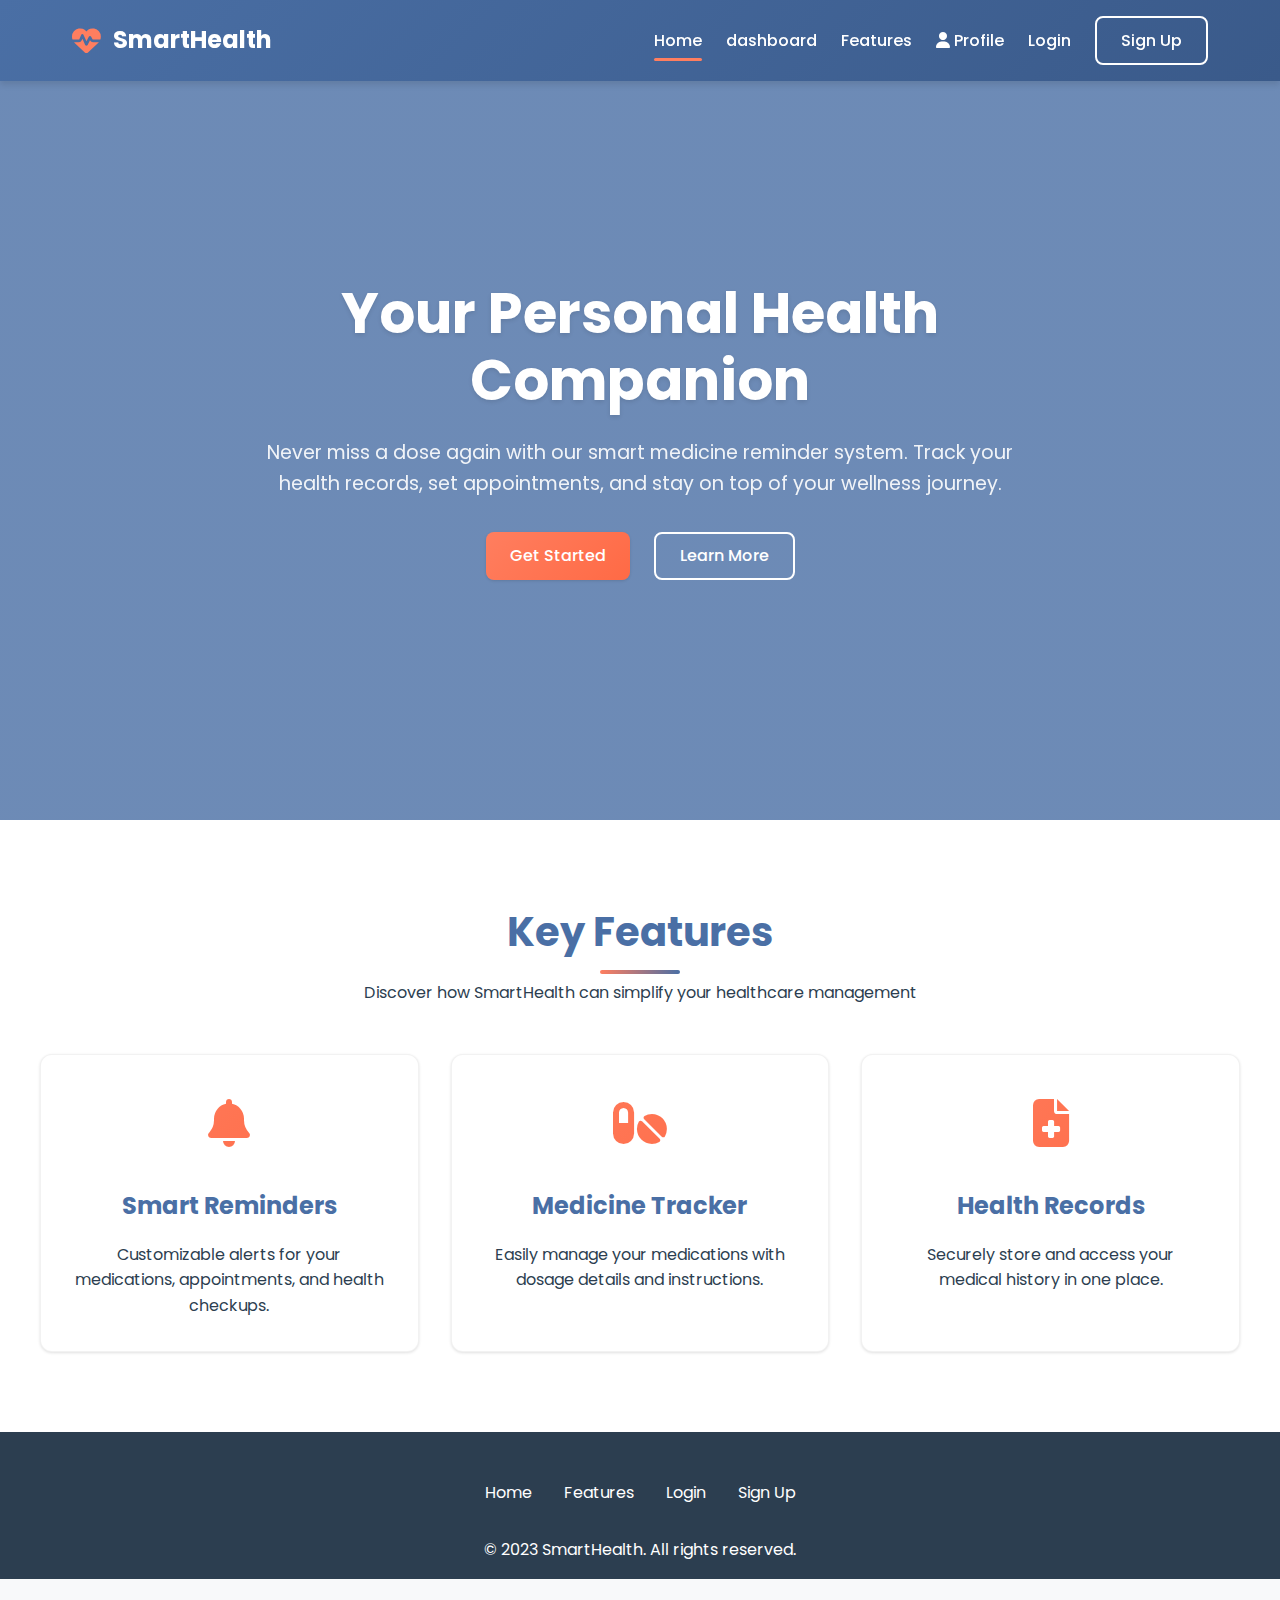
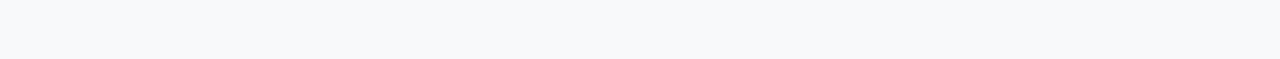
<file: rebel/index.html>
<!DOCTYPE html>
<html lang="en">
<head>
    <meta charset="UTF-8">
    <meta name="viewport" content="width=device-width, initial-scale=1.0">
    <title>SmartHealth - Your Personal Health Companion</title>
    <link rel="stylesheet" href="https://cdnjs.cloudflare.com/ajax/libs/font-awesome/6.4.0/css/all.min.css">
    <link href="https://fonts.googleapis.com/css2?family=Poppins:wght@300;400;500;600;700&display=swap" rel="stylesheet">
    <style>
        :root {
            --primary: #4a6fa5;
            --primary-dark: #3a5a8a;
            --secondary: #6b8cae;
            --accent: #ff7e5f;
            --accent-hover: #ff6a45;
            --light: #f8f9fa;
            --dark: #2c3e50;
            --gray: #95a5a6;
            --success: #2ecc71;
            --danger: #e74c3c;
            --shadow-sm: 0 1px 3px rgba(0,0,0,0.12);
            --shadow-md: 0 4px 6px rgba(0,0,0,0.1);
            --shadow-lg: 0 10px 25px rgba(0,0,0,0.1);
            --transition: all 0.3s cubic-bezier(0.25, 0.8, 0.25, 1);
        }

        * {
            margin: 0;
            padding: 0;
            box-sizing: border-box;
        }

        body {
            font-family: 'Poppins', -apple-system, BlinkMacSystemFont, sans-serif;
            line-height: 1.6;
            color: var(--dark);
            background-color: var(--light);
            overflow-x: hidden;
        }

        /* Header Styles */
        header {
            background: linear-gradient(135deg, var(--primary), var(--primary-dark));
            color: white;
            padding: 1rem 0;
            position: fixed;
            width: 100%;
            top: 0;
            z-index: 1000;
            box-shadow: var(--shadow-md);
        }

        .nav-container {
            display: flex;
            justify-content: space-between;
            align-items: center;
            max-width: 1200px;
            margin: 0 auto;
            padding: 0 2rem;
        }

        .logo {
            display: flex;
            align-items: center;
            gap: 0.75rem;
            font-size: 1.5rem;
            font-weight: 700;
            text-decoration: none;
            color: white;
        }

        .logo i {
            font-size: 1.8rem;
            color: var(--accent);
        }

        nav {
            display: flex;
            align-items: center;
            gap: 1.5rem;
        }

        nav a {
            color: white;
            text-decoration: none;
            font-weight: 500;
            position: relative;
            padding: 0.5rem 0;
            transition: var(--transition);
        }

        nav a.active::after, nav a:hover::after {
            content: '';
            position: absolute;
            bottom: 0;
            left: 0;
            width: 100%;
            height: 3px;
            background-color: var(--accent);
            border-radius: 3px;
        }

        .btn {
            display: inline-flex;
            align-items: center;
            justify-content: center;
            padding: 0.6rem 1.5rem;
            border: none;
            border-radius: 8px;
            font-weight: 500;
            cursor: pointer;
            transition: var(--transition);
            text-decoration: none;
            gap: 0.5rem;
        }

        .btn-primary {
            background: linear-gradient(135deg, var(--accent), var(--accent-hover));
            color: white;
            box-shadow: var(--shadow-sm);
        }

        .btn-primary:hover {
            transform: translateY(-2px);
            box-shadow: var(--shadow-md);
        }

        .btn-outline {
            background: transparent;
            border: 2px solid white;
            color: white;
        }

        .btn-outline:hover {
            background: white;
            color: var(--primary);
        }

        /* Hero Section */
        .hero {
            height: 100vh;
            background: linear-gradient(rgba(74, 111, 165, 0.8), rgba(74, 111, 165, 0.8)), 
                        url('https://images.unsplash.com/photo-1576091160550-2173dba999ef?ixlib=rb-4.0.3&ixid=M3wxMjA3fDB8MHxwaG90by1wYWdlfHx8fGVufDB8fHx8fA%3D%3D&auto=format&fit=crop&w=1470&q=80') no-repeat center center/cover;
            display: flex;
            align-items: center;
            text-align: center;
            padding: 0 2rem;
            margin-top: -80px;
            padding-top: 120px;
        }

        .hero-content {
            max-width: 800px;
            margin: 0 auto;
            color: white;
        }

        .hero h1 {
            font-size: 3.5rem;
            margin-bottom: 1.5rem;
            line-height: 1.2;
            text-shadow: 0 2px 4px rgba(0,0,0,0.1);
        }

        .hero p {
            font-size: 1.2rem;
            margin-bottom: 2rem;
            opacity: 0.9;
        }

        .hero-buttons {
            display: flex;
            justify-content: center;
            gap: 1.5rem;
            margin-top: 2rem;
        }

        /* Features Section */
        .features {
            padding: 5rem 2rem;
            background: white;
        }

        .section-title {
            text-align: center;
            margin-bottom: 3rem;
        }

        .section-title h2 {
            font-size: 2.5rem;
            color: var(--primary);
            margin-bottom: 1rem;
            position: relative;
            display: inline-block;
        }

        .section-title h2::after {
            content: '';
            position: absolute;
            bottom: -10px;
            left: 50%;
            transform: translateX(-50%);
            width: 80px;
            height: 4px;
            background: linear-gradient(90deg, var(--accent), var(--primary));
            border-radius: 2px;
        }

        .features-grid {
            display: grid;
            grid-template-columns: repeat(auto-fit, minmax(300px, 1fr));
            gap: 2rem;
            max-width: 1200px;
            margin: 0 auto;
        }

        .feature-card {
            background: white;
            border-radius: 12px;
            padding: 2rem;
            box-shadow: var(--shadow-sm);
            transition: var(--transition);
            text-align: center;
            border: 1px solid rgba(0,0,0,0.05);
        }

        .feature-card:hover {
            transform: translateY(-10px);
            box-shadow: var(--shadow-lg);
        }

        .feature-icon {
            font-size: 3rem;
            color: var(--accent);
            margin-bottom: 1.5rem;
            background: linear-gradient(135deg, var(--accent), var(--accent-hover));
            -webkit-background-clip: text;
            -webkit-text-fill-color: transparent;
        }

        .feature-card h3 {
            font-size: 1.5rem;
            margin-bottom: 1rem;
            color: var(--primary);
        }

       

        @keyframes fadeIn {
            from { opacity: 0; transform: translateY(20px); }
            to { opacity: 1; transform: translateY(0); }
        }

        /* Footer */
        footer {
            background: var(--dark);
            color: white;
            padding: 3rem 2rem 1rem;
            text-align: center;
        }

        .footer-links {
            display: flex;
            justify-content: center;
            gap: 2rem;
            margin-bottom: 2rem;
        }

        .footer-links a {
            color: white;
            text-decoration: none;
            transition: var(--transition);
        }

        .footer-links a:hover {
            color: var(--accent);
        }

        /* Responsive */
        @media (max-width: 768px) {
            .nav-container {
                flex-direction: column;
                gap: 1rem;
                padding: 1rem;
            }

            nav {
                width: 100%;
                justify-content: space-between;
            }

            .hero h1 {
                font-size: 2.5rem;
            }

            .hero-buttons {
                flex-direction: column;
                gap: 1rem;
            }

            .btn {
                width: 100%;
            }
        }
    </style>
</head>
<body>
    <!-- Header -->
    <header>
        <div class="nav-container">
            <a href="index.html" class="logo">
                <i class="fas fa-heartbeat"></i>
                <span>SmartHealth</span>
            </a>
            <nav>
                <a href="index.html" class="active">Home</a>
                <a href="dashboard.html">dashboard</a>
                <a href="#features">Features</a>
                <a href="profile.html"><i class="fas fa-user"></i> Profile</a>
                <a href="login.html">Login</a>
                <a href="signup.html" class="btn btn-outline">Sign Up</a>
            </nav>
        </div>
    </header>

    <!-- Hero Section -->
    <section class="hero">
        <div class="hero-content">
            <h1>Your Personal Health Companion</h1>
            <p>Never miss a dose again with our smart medicine reminder system. Track your health records, set appointments, and stay on top of your wellness journey.</p>
            <div class="hero-buttons">
                <a href="signup.html" class="btn btn-primary">Get Started</a>
                <a href="#features" class="btn btn-outline">Learn More</a>
            </div>
        </div>
    </section>

    <!-- Features Section -->
    <section class="features" id="features">
        <div class="section-title">
            <h2>Key Features</h2>
            <p>Discover how SmartHealth can simplify your healthcare management</p>
        </div>
        <div class="features-grid">
            <div class="feature-card">
                <div class="feature-icon">
                    <i class="fas fa-bell"></i>
                </div>
                <h3>Smart Reminders</h3>
                <p>Customizable alerts for your medications, appointments, and health checkups.</p>
            </div>
            <div class="feature-card">
                <div class="feature-icon">
                    <i class="fas fa-pills"></i>
                </div>
                <h3>Medicine Tracker</h3>
                <p>Easily manage your medications with dosage details and instructions.</p>
            </div>
            <div class="feature-card">
                <div class="feature-icon">
                    <i class="fas fa-file-medical"></i>
                </div>
                <h3>Health Records</h3>
                <p>Securely store and access your medical history in one place.</p>
            </div>
        </div>
    </section>

    
    <!-- Footer -->
    <footer>
        <div class="footer-links">
            <a href="index.html">Home</a>
            <a href="#features">Features</a>
            <a href="login.html">Login</a>
            <a href="signup.html">Sign Up</a>
        </div>
        <p>&copy; 2023 SmartHealth. All rights reserved.</p>
    </footer>

    <script>
       
        // Smooth scrolling for anchor links
        document.querySelectorAll('a[href^="#"]').forEach(anchor => {
            anchor.addEventListener('click', function(e) {
                e.preventDefault();
                const target = document.querySelector(this.getAttribute('href'));
                if (target) {
                    window.scrollTo({
                        top: target.offsetTop - 100,
                        behavior: 'smooth'
                    });
                }
            });
        });
    </script>
</body>
</html>
</file>
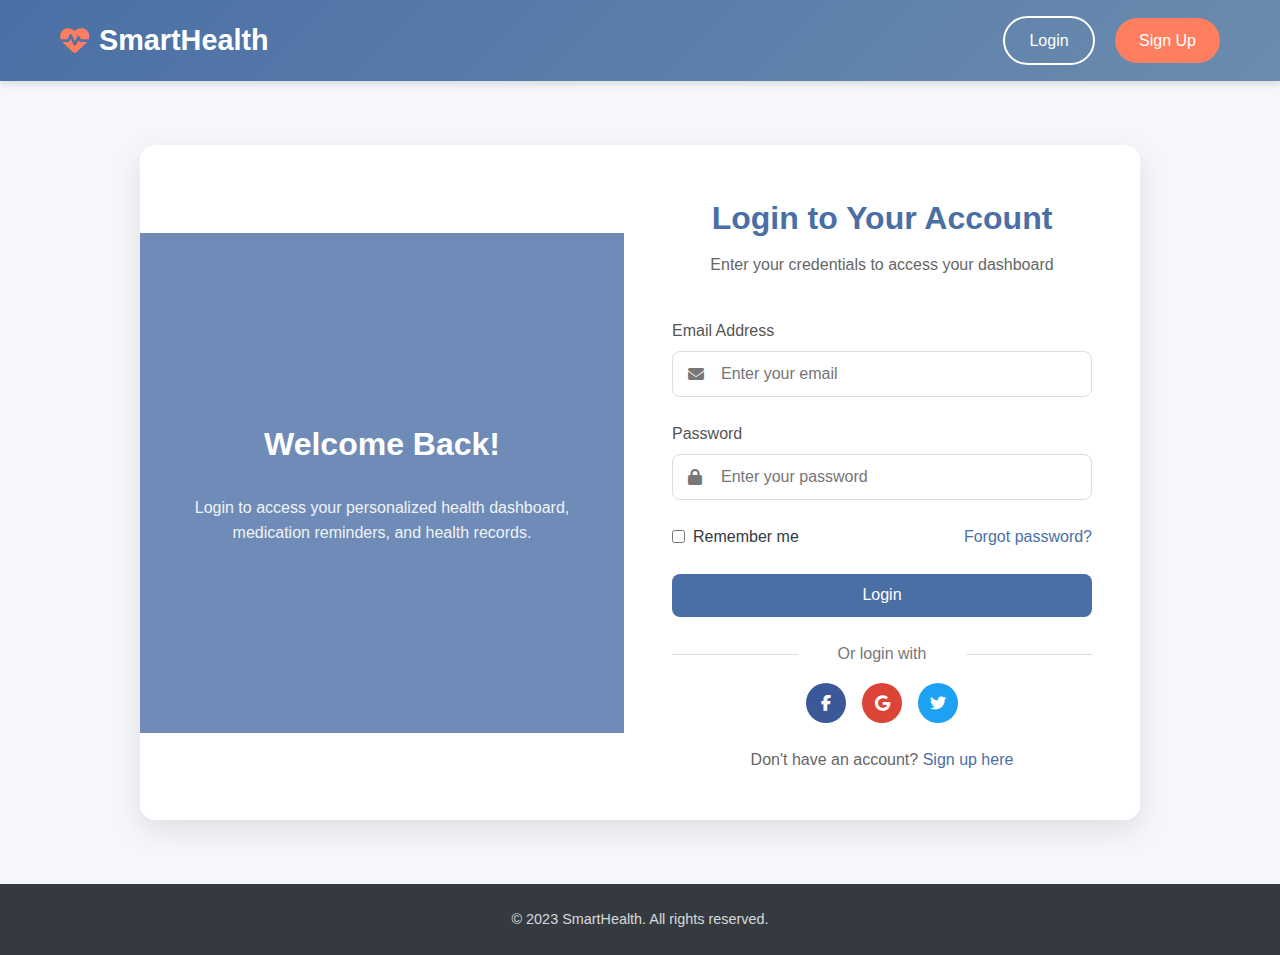
<file: rebel/dashboard.html>
<!DOCTYPE html>
<html lang="en">
<head>
  <meta charset="UTF-8">
  <meta name="viewport" content="width=device-width, initial-scale=1.0">
  <title>Dashboard | SmartHealth</title>
  <link rel="stylesheet" href="https://cdnjs.cloudflare.com/ajax/libs/font-awesome/6.4.0/css/all.min.css">
  <style>
    :root {
      --primary: #4a89dc;
      --primary-dark: #3b6cb8;
      --danger: #e74c3c;
      --danger-dark: #c0392b;
      --success: #2ecc71;
      --success-dark: #27ae60;
      --warning: #f39c12;
      --warning-dark: #d35400;
      --gray: #95a5a6;
      --dark: #34495e;
      --light: #ecf0f1;
      --white: #fff;
      --shadow-sm: 0 1px 3px rgba(0, 0, 0, 0.12);
      --shadow-md: 0 4px 6px rgba(0, 0, 0, 0.1);
      --shadow-lg: 0 10px 15px rgba(0, 0, 0, 0.1);
      --transition: all 0.3s cubic-bezier(0.25, 0.8, 0.25, 1);
    }
    
    * {
      margin: 0;
      padding: 0;
      box-sizing: border-box;
      font-family: 'Segoe UI', Tahoma, Geneva, Verdana, sans-serif;
    }
    
    body {
      background-color: #f5f7fa;
      color: #333;
      line-height: 1.6;
      min-height: 100vh;
      display: flex;
      flex-direction: column;
    }
    
    .container {
      width: 90%;
      max-width: 1200px;
      margin: 0 auto;
      padding: 20px 0;
      flex: 1;
    }
    
    header {
      background-color: var(--white);
      box-shadow: var(--shadow-md);
      position: sticky;
      top: 0;
      z-index: 100;
      backdrop-filter: blur(10px);
      background-color: rgba(255, 255, 255, 0.9);
    }
    
    .nav-container {
      display: flex;
      justify-content: space-between;
      align-items: center;
      padding: 15px 0;
    }
    
    .logo {
      display: flex;
      align-items: center;
      gap: 10px;
      transition: var(--transition);
    }
    
    .logo:hover {
      transform: translateY(-2px);
    }
    
    .logo i {
      color: var(--primary);
      font-size: 1.8rem;
    }
    
    .logo h1 {
      font-size: 1.5rem;
      color: var(--dark);
      background: linear-gradient(to right, var(--primary), var(--success));
      -webkit-background-clip: text;
      background-clip: text;
      color: transparent;
    }
    
    nav {
      display: flex;
      align-items: center;
      gap: 20px;
    }
    
    nav a {
      text-decoration: none;
      color: var(--dark);
      font-weight: 500;
      display: flex;
      align-items: center;
      gap: 5px;
      transition: var(--transition);
      padding: 8px 12px;
      border-radius: 4px;
    }
    
    nav a:hover {
      color: var(--primary);
      background-color: rgba(74, 137, 220, 0.1);
    }
    
    nav a.active {
      color: var(--primary);
      font-weight: 600;
      background-color: rgba(74, 137, 220, 0.1);
    }
    
    .btn {
      padding: 8px 16px;
      border-radius: 4px;
      font-weight: 500;
      cursor: pointer;
      transition: var(--transition);
      border: none;
      display: inline-flex;
      align-items: center;
      gap: 8px;
      position: relative;
      overflow: hidden;
    }
    
    .btn::after {
      content: '';
      position: absolute;
      top: 50%;
      left: 50%;
      width: 5px;
      height: 5px;
      background: rgba(255, 255, 255, 0.5);
      opacity: 0;
      border-radius: 100%;
      transform: scale(1, 1) translate(-50%);
      transform-origin: 50% 50%;
    }
    
    .btn:focus:not(:active)::after {
      animation: ripple 0.6s ease-out;
    }
    
    @keyframes ripple {
      0% {
        transform: scale(0, 0);
        opacity: 0.5;
      }
      100% {
        transform: scale(20, 20);
        opacity: 0;
      }
    }
    
    .btn-primary {
      background-color: var(--primary);
      color: var(--white);
    }
    
    .btn-primary:hover {
      background-color: var(--primary-dark);
      transform: translateY(-2px);
      box-shadow: var(--shadow-md);
    }
    
    .btn-outline {
      background-color: transparent;
      border: 1px solid var(--primary);
      color: var(--primary);
    }
    
    .btn-outline:hover {
      background-color: var(--primary);
      color: var(--white);
      transform: translateY(-2px);
      box-shadow: var(--shadow-md);
    }
    
    .btn-danger {
      background-color: var(--danger);
      color: var(--white);
    }
    
    .btn-danger:hover {
      background-color: var(--danger-dark);
      transform: translateY(-2px);
      box-shadow: var(--shadow-md);
    }
    
    .page-header {
      display: flex;
      justify-content: space-between;
      align-items: center;
      margin-bottom: 30px;
      animation: fadeIn 0.5s ease-out;
    }
    
    .page-header h2 {
      font-size: 1.8rem;
      color: var(--dark);
      position: relative;
    }
    
    .page-header h2::after {
      content: '';
      position: absolute;
      bottom: -5px;
      left: 0;
      width: 50px;
      height: 3px;
      background: linear-gradient(to right, var(--primary), var(--success));
      border-radius: 3px;
    }
    
    .page-header p {
      color: var(--gray);
      font-size: 0.9rem;
    }
    
    .dashboard-grid {
      display: grid;
      grid-template-columns: repeat(auto-fill, minmax(300px, 1fr));
      gap: 20px;
      animation: fadeIn 0.8s ease-out;
    }
    
    .card {
      background-color: var(--white);
      border-radius: 8px;
      box-shadow: var(--shadow-sm);
      padding: 20px;
      transition: var(--transition);
      position: relative;
      overflow: hidden;
    }
    
    .card::before {
      content: '';
      position: absolute;
      top: 0;
      left: 0;
      width: 100%;
      height: 5px;
      background: linear-gradient(to right, var(--primary), var(--success));
    }
    
    .card:hover {
      transform: translateY(-5px);
      box-shadow: var(--shadow-lg);
    }
    
    .stats-card {
      text-align: center;
      padding: 30px 20px;
    }
    
    .stats-card i {
      font-size: 2.5rem;
      margin-bottom: 15px;
      color: var(--primary);
      transition: var(--transition);
    }
    
    .stats-card:hover i {
      transform: scale(1.1);
    }
    
    .stats-card h3 {
      font-size: 1.5rem;
      margin-bottom: 5px;
      color: var(--dark);
      font-weight: 700;
    }
    
    .stats-card p {
      color: var(--gray);
      font-size: 0.9rem;
    }
    
    /* Animated counter */
    .counter {
      display: inline-block;
      transition: all 0.5s ease-out;
    }
    
    /* Modal Styles */
    .modal {
      position: fixed;
      top: 0;
      left: 0;
      width: 100%;
      height: 100%;
      background-color: rgba(0, 0, 0, 0.5);
      display: flex;
      justify-content: center;
      align-items: center;
      opacity: 0;
      visibility: hidden;
      transition: var(--transition);
      z-index: 1000;
      backdrop-filter: blur(5px);
    }
    
    .modal.active {
      opacity: 1;
      visibility: visible;
    }
    
    .modal-content {
      background-color: var(--white);
      border-radius: 8px;
      width: 90%;
      max-width: 500px;
      padding: 25px;
      position: relative;
      transform: translateY(-20px);
      transition: var(--transition);
      box-shadow: var(--shadow-lg);
    }
    
    .modal.active .modal-content {
      transform: translateY(0);
    }
    
    .modal-close {
      position: absolute;
      top: 15px;
      right: 15px;
      background: none;
      border: none;
      font-size: 1.2rem;
      cursor: pointer;
      color: var(--gray);
      transition: var(--transition);
    }
    
    .modal-close:hover {
      color: var(--danger);
      transform: rotate(90deg);
    }
    
    .modal h3 {
      margin-bottom: 20px;
      color: var(--dark);
      position: relative;
    }
    
    .modal h3::after {
      content: '';
      position: absolute;
      bottom: -5px;
      left: 0;
      width: 50px;
      height: 3px;
      background: linear-gradient(to right, var(--primary), var(--success));
      border-radius: 3px;
    }
    
    /* Toast Notifications */
    .toast {
      position: fixed;
      bottom: 20px;
      right: 20px;
      padding: 15px 20px;
      border-radius: 8px;
      color: var(--white);
      display: flex;
      align-items: center;
      gap: 10px;
      box-shadow: var(--shadow-lg);
      z-index: 1100;
      opacity: 0;
      transform: translateY(20px);
      transition: var(--transition);
      max-width: 300px;
    }
    
    .toast.show {
      opacity: 1;
      transform: translateY(0);
    }
    
    .toast.success {
      background-color: var(--success);
    }
    
    .toast.error {
      background-color: var(--danger);
    }
    
    .toast.warning {
      background-color: var(--warning);
    }
    
    .toast i {
      font-size: 1.2rem;
    }
    
    /* Animations */
    @keyframes fadeIn {
      from {
        opacity: 0;
        transform: translateY(20px);
      }
      to {
        opacity: 1;
        transform: translateY(0);
      }
    }
    
    @keyframes pulse {
      0% {
        transform: scale(1);
      }
      50% {
        transform: scale(1.05);
      }
      100% {
        transform: scale(1);
      }
    }
    
    /* Responsive */
    @media (max-width: 768px) {
      .nav-container {
        flex-direction: column;
        gap: 15px;
      }
      
      nav {
        width: 100%;
        justify-content: space-between;
        flex-wrap: wrap;
      }
      
      .dashboard-grid {
        grid-template-columns: 1fr;
      }
    }
    
    /* Dark mode toggle */
    .theme-toggle {
      position: fixed;
      bottom: 20px;
      right: 20px;
      width: 50px;
      height: 50px;
      border-radius: 50%;
      background-color: var(--primary);
      color: white;
      display: flex;
      align-items: center;
      justify-content: center;
      cursor: pointer;
      box-shadow: var(--shadow-md);
      z-index: 100;
      transition: var(--transition);
    }
    
    .theme-toggle:hover {
      transform: scale(1.1);
    }
    
    /* Dark mode styles */
    body.dark-mode {
      background-color: #121212;
      color: #f5f5f5;
    }
    
    body.dark-mode header {
      background-color: #1e1e1e;
    }
    
    body.dark-mode .card {
      background-color: #1e1e1e;
      color: #f5f5f5;
    }
    
    body.dark-mode nav a {
      color: #f5f5f5;
    }
    
    body.dark-mode .stats-card h3,
    body.dark-mode .page-header h2 {
      color: #f5f5f5;
    }
    
    body.dark-mode .stats-card p {
      color: #b0b0b0;
    }
  </style>
</head>
<body>
  <header>
    <div class="container nav-container">
      <div class="logo">
        <i class="fas fa-heartbeat"></i>
        <h1>SmartHealth</h1>
      </div>
      <nav>
        <a href="index.html">Home</a>
        <a href="dashboard.html" class="active"><i class="fas fa-home"></i> Dashboard</a>
        <a href="reminders.html"><i class="fas fa-bell"></i> Reminders</a>
        <a href="appointments.html"><i class="fas fa-calendar"></i> Appointments</a>
        <a href="profile.html"><i class="fas fa-user"></i> Profile</a>
        <a href="#" class="btn logout-btn"><i class="fas fa-sign-out-alt"></i> Logout</a>
      </nav>
    </div>
  </header>

  <main class="container">
    <div class="page-header">
      <div>
        <h2>Dashboard</h2>
        <p>Welcome back! Here's your health overview</p>
      </div>
      <button class="btn btn-primary" id="refreshBtn">
        <i class="fas fa-sync-alt"></i> Refresh
      </button>
    </div>

    <div class="dashboard-grid">
      <div class="card stats-card">
        <i class="fas fa-bell"></i>
        <h3><span class="counter" id="activeReminders">0</span></h3>
        <p>Active Reminders</p>
      </div>
      
      <div class="card stats-card">
        <i class="fas fa-calendar-check"></i>
        <h3><span class="counter" id="upcomingAppointments">0</span></h3>
        <p>Upcoming Appointments</p>
      </div>
      
      <div class="card stats-card">
        <i class="fas fa-pills"></i>
        <h3><span class="counter" id="medicationsCount">0</span></h3>
        <p>Medications</p>
      </div>
      
      <div class="card stats-card">
        <i class="fas fa-heartbeat"></i>
        <h3><span class="counter" id="healthScore">0</span>%</h3>
        <p>Health Score</p>
      </div>
    </div>
  </main>

  <div class="theme-toggle" id="themeToggle">
    <i class="fas fa-moon"></i>
  </div>

  <script>
    document.addEventListener('DOMContentLoaded', function() {
      // Check authentication
      if (!localStorage.getItem('loggedInUser')) {
        window.location.href = 'login.html';
        return;
      }

      // Theme toggle functionality
      const themeToggle = document.getElementById('themeToggle');
      const prefersDarkScheme = window.matchMedia('(prefers-color-scheme: dark)');
      
      // Check for saved theme preference or use system preference
      const currentTheme = localStorage.getItem('theme') || 
                         (prefersDarkScheme.matches ? 'dark' : 'light');
      if (currentTheme === 'dark') {
        document.body.classList.add('dark-mode');
        themeToggle.innerHTML = '<i class="fas fa-sun"></i>';
      }
      
      themeToggle.addEventListener('click', function() {
        document.body.classList.toggle('dark-mode');
        const theme = document.body.classList.contains('dark-mode') ? 'dark' : 'light';
        localStorage.setItem('theme', theme);
        
        if (theme === 'dark') {
          themeToggle.innerHTML = '<i class="fas fa-sun"></i>';
        } else {
          themeToggle.innerHTML = '<i class="fas fa-moon"></i>';
        }
      });

      // Animated counter function
      function animateCounter(element, target, duration = 1000) {
        const start = 0;
        const increment = target / (duration / 16);
        let current = start;
        
        const timer = setInterval(() => {
          current += increment;
          if (current >= target) {
            clearInterval(timer);
            current = target;
          }
          element.textContent = Math.floor(current);
        }, 16);
      }

      // Load stats with animation
      function loadStats() {
        const medications = JSON.parse(localStorage.getItem('medications')) || [];
        const activeReminders = medications.filter(m => m.status === 'active').length;
        
        // Animate counters
        animateCounter(document.getElementById('activeReminders'), activeReminders);
        animateCounter(document.getElementById('medicationsCount'), medications.length);
        
        // Simulate data
        animateCounter(document.getElementById('upcomingAppointments'), 2);
        animateCounter(document.getElementById('healthScore'), 87);
      }

      // Refresh button functionality
      document.getElementById('refreshBtn').addEventListener('click', function() {
        const btn = this;
        const originalHtml = btn.innerHTML;
        
        btn.disabled = true;
        btn.innerHTML = '<i class="fas fa-spinner fa-spin"></i> Refreshing...';
        
        setTimeout(() => {
          loadStats();
          showToast('Data refreshed successfully!', 'success');
          btn.innerHTML = originalHtml;
          btn.disabled = false;
        }, 1000);
      });

      // Logout functionality
      document.querySelector('.logout-btn').addEventListener('click', function(e) {
        e.preventDefault();
        
        // Show confirmation dialog
        showDialog(
          'Confirm Logout',
          'Are you sure you want to logout?',
          'logout',
          'Cancel',
          () => {
            localStorage.removeItem('loggedInUser');
            localStorage.removeItem('loggedIn');
            window.location.href = 'login.html';
          }
        );
      });

      // Toast notification function
      function showToast(message, type = 'success') {
        const toast = document.createElement('div');
        toast.className = `toast ${type} show`;
        toast.innerHTML = `<i class="fas fa-${type === 'success' ? 'check' : 'exclamation'}-circle"></i> ${message}`;
        document.body.appendChild(toast);
        
        setTimeout(() => {
          toast.classList.remove('show');
          setTimeout(() => toast.remove(), 300);
        }, 3000);
      }
      
      // Confirmation dialog function
      function showDialog(title, message, confirmText, cancelText, confirmCallback) {
        const dialog = document.createElement('div');
        dialog.className = 'modal active';
        dialog.innerHTML = `
          <div class="modal-content">
            <h3>${title}</h3>
            <p>${message}</p>
            <div style="display: flex; gap: 10px; margin-top: 20px;">
              <button class="btn btn-primary" id="confirmDialogBtn">${confirmText}</button>
              <button class="btn btn-outline" id="cancelDialogBtn">${cancelText}</button>
            </div>
          </div>
        `;
        document.body.appendChild(dialog);
        
        document.getElementById('confirmDialogBtn').addEventListener('click', () => {
          dialog.remove();
          confirmCallback();
        });
        
        document.getElementById('cancelDialogBtn').addEventListener('click', () => {
          dialog.remove();
        });
      }
      
      // Load initial data
      loadStats();
      
      // Show welcome message
      const user = localStorage.getItem('loggedInUser');
      if (user) {
        showToast(`Welcome back, ${user.split('@')[0]}!`, 'success');
        
        // Add pulse animation to welcome message
        setTimeout(() => {
          const welcomeCards = document.querySelectorAll('.stats-card');
          welcomeCards.forEach((card, index) => {
            setTimeout(() => {
              card.style.animation = 'pulse 0.5s ease-in-out';
              card.addEventListener('animationend', () => {
                card.style.animation = '';
              });
            }, index * 200);
          });
        }, 500);
      }
      
      // Add service worker for PWA functionality
      if ('serviceWorker' in navigator) {
        window.addEventListener('load', () => {
          navigator.serviceWorker.register('/sw.js').then(registration => {
            console.log('ServiceWorker registration successful');
          }).catch(err => {
            console.log('ServiceWorker registration failed: ', err);
          });
        });
      }
      
      // Add offline detection
      window.addEventListener('online', () => {
        showToast('You are back online', 'success');
      });
      
      window.addEventListener('offline', () => {
        showToast('You are offline. Some features may not work.', 'warning');
      });
    });
  </script>
</body>
</html>
</file>
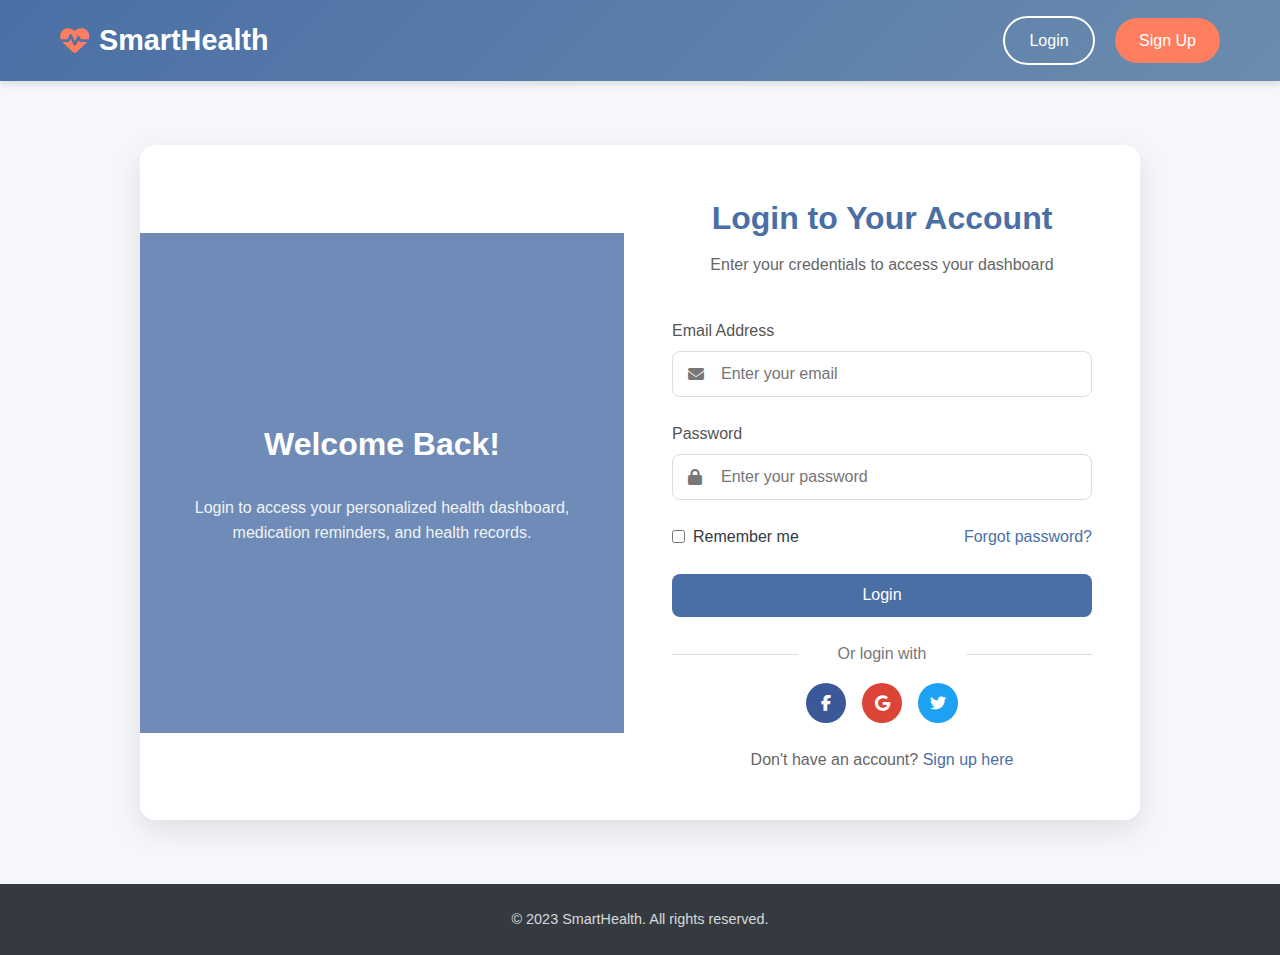
<file: rebel/forget.html>
<!DOCTYPE html>
<html lang="en">
<head>
    <meta charset="UTF-8">
    <meta name="viewport" content="width=device-width, initial-scale=1.0">
    <title>Forgot Password | SmartHealth</title>
    <link rel="stylesheet" href="styles.css">
    <link rel="stylesheet" href="https://cdnjs.cloudflare.com/ajax/libs/font-awesome/6.4.0/css/all.min.css">
</head>
<body>
    <div class="auth-container">
        <div class="logo">
            <i class="fas fa-heartbeat"></i>
            <h1>SmartHealth</h1>
        </div>
        
        <form id="forgotForm">
            <h2>Reset Password</h2>
            <div class="input-group">
                <i class="fas fa-envelope"></i>
                <input type="email" placeholder="Email" required>
            </div>
            <button type="submit" class="btn">Reset Password</button>
            <a href="login.html">Back to Login</a>
        </form>
    </div>
    <script src="script.js"></script>
</body>
</html>
</file>
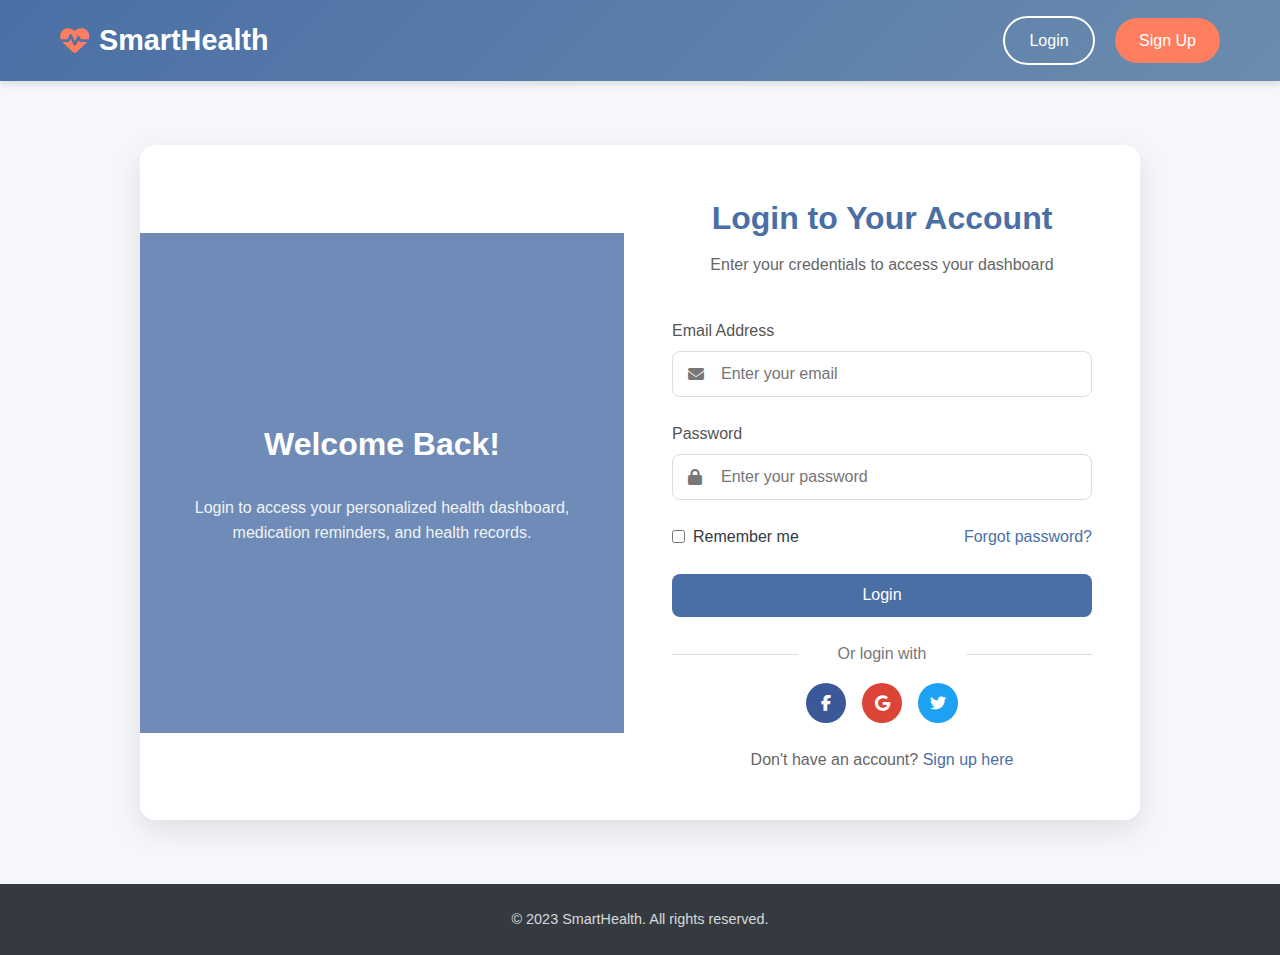
<file: rebel/login.html>
<!DOCTYPE html>
<html lang="en">
<head>
    <meta charset="UTF-8">
    <meta name="viewport" content="width=device-width, initial-scale=1.0">
    <title>Login | SmartHealth</title>
    <link rel="stylesheet" href="https://cdnjs.cloudflare.com/ajax/libs/font-awesome/6.4.0/css/all.min.css">
    <style>
        :root {
            --primary-color: #4a6fa5;
            --secondary-color: #6b8cae;
            --accent-color: #ff7e5f;
            --light-color: #f8f9fa;
            --dark-color: #343a40;
            --success-color: #28a745;
            --warning-color: #ffc107;
            --danger-color: #dc3545;
            --shadow: 0 4px 6px rgba(0, 0, 0, 0.1);
            --transition: all 0.3s ease;
        }

        * {
            margin: 0;
            padding: 0;
            box-sizing: border-box;
        }

        body {
            font-family: 'Segoe UI', Tahoma, Geneva, Verdana, sans-serif;
            line-height: 1.6;
            color: var(--dark-color);
            background-color: #f5f7fa;
            min-height: 100vh;
            display: flex;
            flex-direction: column;
        }

        .container {
            max-width: 1200px;
            margin: 0 auto;
            padding: 0 20px;
        }

        /* Header Styles */
        header {
            background: linear-gradient(135deg, var(--primary-color), var(--secondary-color));
            color: white;
            padding: 1rem 0;
            box-shadow: var(--shadow);
        }

        .navbar {
            display: flex;
            justify-content: space-between;
            align-items: center;
        }

        .logo {
            font-size: 1.8rem;
            font-weight: 700;
            display: flex;
            align-items: center;
        }

        .logo i {
            margin-right: 10px;
            color: var(--accent-color);
        }

        .auth-buttons .btn {
            margin-left: 1rem;
        }

        .btn {
            display: inline-block;
            padding: 0.6rem 1.5rem;
            border: none;
            border-radius: 50px;
            font-weight: 500;
            cursor: pointer;
            transition: var(--transition);
            text-decoration: none;
        }

        .btn-primary {
            background-color: var(--accent-color);
            color: white;
        }

        .btn-primary:hover {
            background-color: #ff6a45;
            transform: translateY(-2px);
            box-shadow: 0 6px 12px rgba(0, 0, 0, 0.15);
        }

        .btn-outline {
            background-color: transparent;
            border: 2px solid white;
            color: white;
        }

        .btn-outline:hover {
            background-color: white;
            color: var(--primary-color);
            transform: translateY(-2px);
            box-shadow: 0 6px 12px rgba(0, 0, 0, 0.15);
        }

        /* Login Section */
        .login-section {
            flex: 1;
            display: flex;
            align-items: center;
            padding: 4rem 0;
        }

        .login-container {
            display: flex;
            align-items: center;
            background-color: white;
            border-radius: 15px;
            box-shadow: 0 10px 30px rgba(0, 0, 0, 0.1);
            overflow: hidden;
            max-width: 1000px;
            width: 100%;
            margin: 0 auto;
        }

        .login-image {
            flex: 1;
            background: linear-gradient(rgba(74, 111, 165, 0.8), rgba(74, 111, 165, 0.8)), 
                        url('https://images.unsplash.com/photo-1505751172876-fa1923c5c528?ixlib=rb-4.0.3&ixid=M3wxMjA3fDB8MHxwaG90by1wYWdlfHx8fGVufDB8fHx8fA%3D%3D&auto=format&fit=crop&w=1470&q=80') no-repeat center center/cover;
            min-height: 500px;
            display: flex;
            align-items: center;
            justify-content: center;
            color: white;
            padding: 2rem;
            text-align: center;
        }

        .login-image h2 {
            font-size: 2rem;
            margin-bottom: 1.5rem;
        }

        .login-image p {
            opacity: 0.9;
        }

        .login-form {
            flex: 1;
            padding: 3rem;
        }

        .form-header {
            text-align: center;
            margin-bottom: 2.5rem;
        }

        .form-header h2 {
            font-size: 2rem;
            color: var(--primary-color);
            margin-bottom: 0.5rem;
        }

        .form-header p {
            color: #666;
        }

        .form-group {
            margin-bottom: 1.5rem;
        }

        .form-group label {
            display: block;
            margin-bottom: 0.5rem;
            font-weight: 500;
            color: #555;
        }

        .input-group {
            position: relative;
        }

        .input-group input {
            width: 100%;
            padding: 0.8rem 1rem 0.8rem 3rem;
            border: 1px solid #ddd;
            border-radius: 8px;
            font-size: 1rem;
            transition: var(--transition);
        }

        .input-group input:focus {
            border-color: var(--primary-color);
            box-shadow: 0 0 0 3px rgba(74, 111, 165, 0.2);
            outline: none;
        }

        .input-group i {
            position: absolute;
            left: 1rem;
            top: 50%;
            transform: translateY(-50%);
            color: #777;
        }

        .form-options {
            display: flex;
            justify-content: space-between;
            align-items: center;
            margin-bottom: 1.5rem;
        }

        .remember-me {
            display: flex;
            align-items: center;
        }

        .remember-me input {
            margin-right: 0.5rem;
        }

        .forgot-password a {
            color: var(--primary-color);
            text-decoration: none;
            transition: var(--transition);
        }

        .forgot-password a:hover {
            color: var(--accent-color);
            text-decoration: underline;
        }

        .submit-btn {
            width: 100%;
            padding: 0.8rem;
            background-color: var(--primary-color);
            color: white;
            border: none;
            border-radius: 8px;
            font-size: 1rem;
            font-weight: 500;
            cursor: pointer;
            transition: var(--transition);
            margin-bottom: 1.5rem;
        }

        .submit-btn:hover {
            background-color: #3a5a8a;
            transform: translateY(-2px);
            box-shadow: 0 5px 15px rgba(0, 0, 0, 0.1);
        }

        .social-login {
            text-align: center;
            margin-bottom: 1.5rem;
        }

        .social-login p {
            position: relative;
            color: #777;
            margin-bottom: 1rem;
        }

        .social-login p::before,
        .social-login p::after {
            content: '';
            position: absolute;
            top: 50%;
            width: 30%;
            height: 1px;
            background-color: #ddd;
        }

        .social-login p::before {
            left: 0;
        }

        .social-login p::after {
            right: 0;
        }

        .social-icons {
            display: flex;
            justify-content: center;
            gap: 1rem;
        }

        .social-icon {
            width: 40px;
            height: 40px;
            border-radius: 50%;
            display: flex;
            align-items: center;
            justify-content: center;
            color: white;
            cursor: pointer;
            transition: var(--transition);
        }

        .social-icon.facebook {
            background-color: #3b5998;
        }

        .social-icon.google {
            background-color: #db4437;
        }

        .social-icon.twitter {
            background-color: #1da1f2;
        }

        .social-icon:hover {
            transform: translateY(-3px);
            box-shadow: 0 5px 10px rgba(0, 0, 0, 0.1);
        }

        .register-link {
            text-align: center;
            color: #666;
        }

        .register-link a {
            color: var(--primary-color);
            text-decoration: none;
            font-weight: 500;
            transition: var(--transition);
        }

        .register-link a:hover {
            color: var(--accent-color);
            text-decoration: underline;
        }

        /* Error Message */
        .error-message {
            color: var(--danger-color);
            font-size: 0.9rem;
            margin-top: 0.5rem;
            display: none;
        }

        /* Footer */
        footer {
            background-color: var(--dark-color);
            color: white;
            padding: 1.5rem 0;
            text-align: center;
        }

        .footer-content p {
            font-size: 0.9rem;
            opacity: 0.8;
        }

        /* Responsive Styles */
        @media (max-width: 992px) {
            .login-image {
                min-height: 400px;
            }
        }

        @media (max-width: 768px) {
            .login-container {
                flex-direction: column;
            }

            .login-image {
                width: 100%;
                min-height: 200px;
                padding: 1.5rem;
            }

            .login-form {
                width: 100%;
                padding: 2rem;
            }
        }

        @media (max-width: 576px) {
            .login-form {
                padding: 1.5rem;
            }

            .form-header h2 {
                font-size: 1.5rem;
            }

            .form-options {
                flex-direction: column;
                align-items: flex-start;
                gap: 1rem;
            }
        }
    </style>
</head>
<body>
    <!-- Header -->
    <header>
        <div class="container">
            <nav class="navbar">
                <div class="logo">
                    <i class="fas fa-heartbeat"></i>
                    <span>SmartHealth</span>
                </div>
                <div class="auth-buttons">
                    <a href="login.html" class="btn btn-outline">Login</a>
                    <a href="signup.html" class="btn btn-primary">Sign Up</a>
                </div>
            </nav>
        </div>
    </header>

    <!-- Login Section -->
    <section class="login-section">
        <div class="login-container">
            <div class="login-image">
                <div>
                    <h2>Welcome Back!</h2>
                    <p>Login to access your personalized health dashboard, medication reminders, and health records.</p>
                </div>
            </div>
            <div class="login-form">
                <div class="form-header">
                    <h2>Login to Your Account</h2>
                    <p>Enter your credentials to access your dashboard</p>
                </div>
                <form id="loginForm">
                    <div class="form-group">
                        <label for="email">Email Address</label>
                        <div class="input-group">
                            <i class="fas fa-envelope"></i>
                            <input type="email" id="email" name="email" placeholder="Enter your email" required>
                        </div>
                        <div class="error-message" id="emailError">Please enter a valid email address</div>
                    </div>
                    <div class="form-group">
                        <label for="password">Password</label>
                        <div class="input-group">
                            <i class="fas fa-lock"></i>
                            <input type="password" id="password" name="password" placeholder="Enter your password" required>
                        </div>
                        <div class="error-message" id="passwordError">Password must be at least 6 characters</div>
                    </div>
                    <div class="form-options">
                        <div class="remember-me">
                            <input type="checkbox" id="remember" name="remember">
                            <label for="remember">Remember me</label>
                        </div>
                        <div class="forgot-password">
                            <a href="forgot-password.html">Forgot password?</a>
                        </div>
                    </div>
                    <button type="submit" class="submit-btn">Login</button>
                    <div class="social-login">
                        <p>Or login with</p>
                        <div class="social-icons">
                            <div class="social-icon facebook">
                                <i class="fab fa-facebook-f"></i>
                            </div>
                            <div class="social-icon google">
                                <i class="fab fa-google"></i>
                            </div>
                            <div class="social-icon twitter">
                                <i class="fab fa-twitter"></i>
                            </div>
                        </div>
                    </div>
                    <div class="register-link">
                        <p>Don't have an account? <a href="signup.html">Sign up here</a></p>
                    </div>
                </form>
            </div>
        </div>
    </section>

    <!-- Footer -->
    <footer>
        <div class="container">
            <div class="footer-content">
                <p>&copy; 2023 SmartHealth. All rights reserved.</p>
            </div>
        </div>
    </footer>

    <script>
        // Form Validation
        const loginForm = document.getElementById('loginForm');
        const emailInput = document.getElementById('email');
        const passwordInput = document.getElementById('password');
        const emailError = document.getElementById('emailError');
        const passwordError = document.getElementById('passwordError');

        // Validate email format
        function validateEmail(email) {
            const re = /^[^\s@]+@[^\s@]+\.[^\s@]+$/;
            return re.test(email);
        }

        // Validate password length
        function validatePassword(password) {
            return password.length >= 6;
        }

        // Show error message
        function showError(input, errorElement, message) {
            errorElement.textContent = message;
            errorElement.style.display = 'block';
            input.style.borderColor = 'var(--danger-color)';
        }

        // Hide error message
        function hideError(input, errorElement) {
            errorElement.style.display = 'none';
            input.style.borderColor = '#ddd';
        }

        // Event listeners for real-time validation
        emailInput.addEventListener('input', () => {
            if (!validateEmail(emailInput.value)) {
                showError(emailInput, emailError, 'Please enter a valid email address');
            } else {
                hideError(emailInput, emailError);
            }
        });

        passwordInput.addEventListener('input', () => {
            if (!validatePassword(passwordInput.value)) {
                showError(passwordInput, passwordError, 'Password must be at least 6 characters');
            } else {
                hideError(passwordInput, passwordError);
            }
        });

        // Form submission
        loginForm.addEventListener('submit', (e) => {
            e.preventDefault();
            
            let isValid = true;
            
            // Validate email
            if (!validateEmail(emailInput.value)) {
                showError(emailInput, emailError, 'Please enter a valid email address');
                isValid = false;
            }
            
            // Validate password
            if (!validatePassword(passwordInput.value)) {
                showError(passwordInput, passwordError, 'Password must be at least 6 characters');
                isValid = false;
            }
            
            if (isValid) {
                // Show loading state
                const submitBtn = e.target.querySelector('button[type="submit"]');
                const originalText = submitBtn.innerHTML;
                submitBtn.disabled = true;
                submitBtn.innerHTML = '<i class="fas fa-spinner fa-spin"></i> Logging in...';
                
                // Simulate API call
                setTimeout(() => {
                    // Store user data in localStorage
                    localStorage.setItem('loggedInUser', emailInput.value);
                    localStorage.setItem('loggedIn', 'true');
                    
                    // Redirect to dashboard
                    window.location.href = 'dashboard.html';
                }, 1500);
            }
        });

        // Check if user is already logged in
        window.addEventListener('DOMContentLoaded', () => {
            const loggedInUser = localStorage.getItem('loggedInUser');
            if (loggedInUser) {
                window.location.href = 'dashboard.html';
            }
        });
    </script>
</body>
</html>
</file>
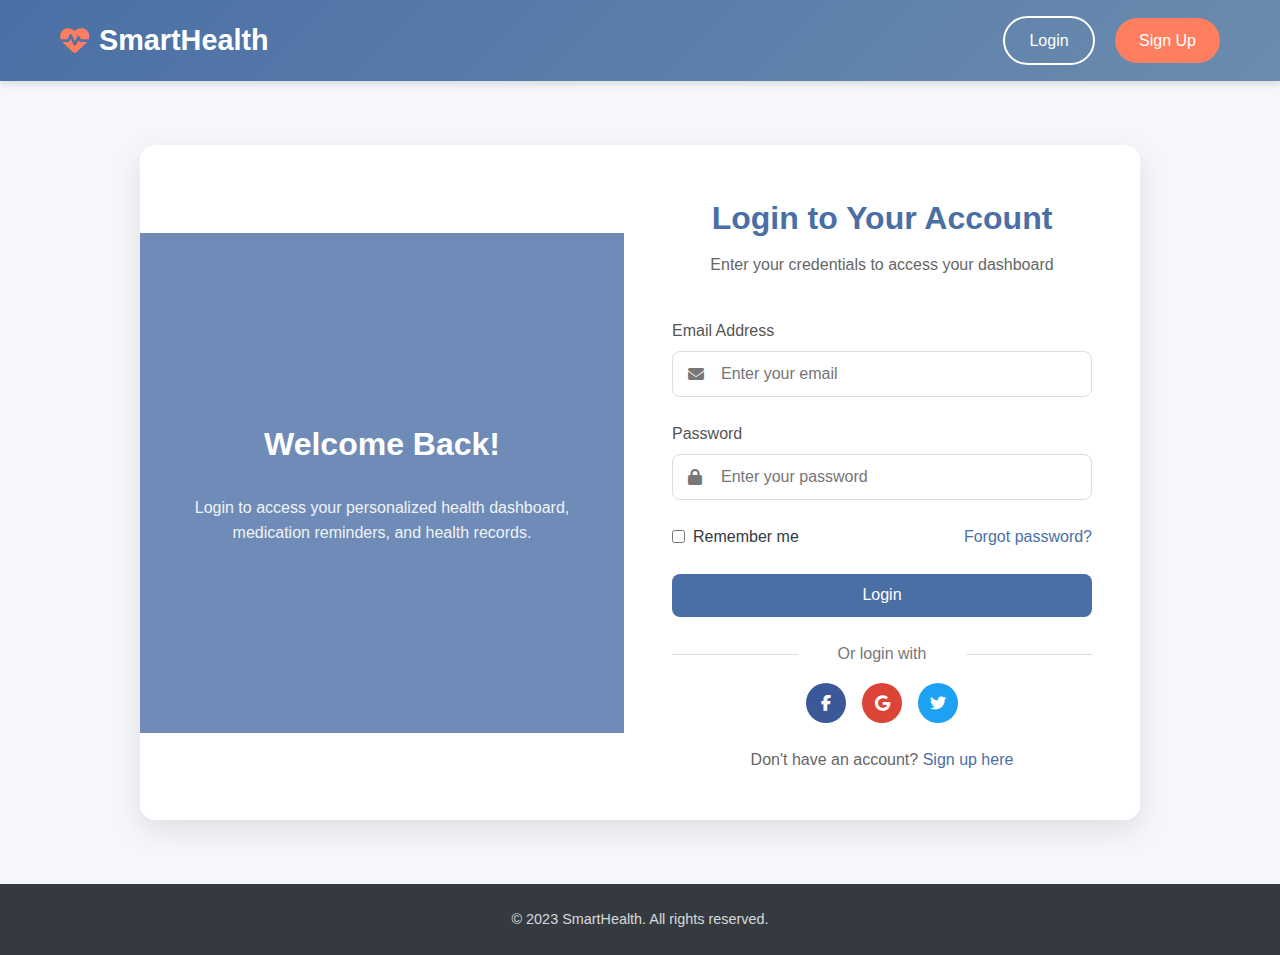
<file: rebel/profile.html>
<!DOCTYPE html>
<html lang="en">
<head>
  <meta charset="UTF-8">
  <meta name="viewport" content="width=device-width, initial-scale=1.0">
  <title>Profile | SmartHealth</title>
  <link rel="stylesheet" href="https://cdnjs.cloudflare.com/ajax/libs/font-awesome/6.4.0/css/all.min.css">
  <style>
    :root {
      --primary: #4a89dc;
      --primary-dark: #3b6cb8;
      --danger: #e74c3c;
      --danger-dark: #c0392b;
      --success: #2ecc71;
      --success-dark: #27ae60;
      --warning: #f39c12;
      --warning-dark: #d35400;
      --gray: #95a5a6;
      --dark: #34495e;
      --light: #ecf0f1;
      --white: #fff;
      --shadow-sm: 0 1px 3px rgba(0, 0, 0, 0.12);
      --shadow-md: 0 4px 6px rgba(0, 0, 0, 0.1);
      --shadow-lg: 0 10px 15px rgba(0, 0, 0, 0.1);
      --transition: all 0.3s cubic-bezier(0.25, 0.8, 0.25, 1);
    }
    
    * {
      margin: 0;
      padding: 0;
      box-sizing: border-box;
      font-family: 'Segoe UI', Tahoma, Geneva, Verdana, sans-serif;
    }
    
    body {
      background-color: #f5f7fa;
      color: #333;
      line-height: 1.6;
      min-height: 100vh;
      display: flex;
      flex-direction: column;
    }
    
    .container {
      width: 90%;
      max-width: 1200px;
      margin: 0 auto;
      padding: 20px 0;
      flex: 1;
    }
    
    header {
      background-color: var(--white);
      box-shadow: var(--shadow-md);
      position: sticky;
      top: 0;
      z-index: 100;
      backdrop-filter: blur(10px);
      background-color: rgba(255, 255, 255, 0.9);
    }
    
    .nav-container {
      display: flex;
      justify-content: space-between;
      align-items: center;
      padding: 15px 0;
    }
    
    .logo {
      display: flex;
      align-items: center;
      gap: 10px;
      transition: var(--transition);
    }
    
    .logo:hover {
      transform: translateY(-2px);
    }
    
    .logo i {
      color: var(--primary);
      font-size: 1.8rem;
    }
    
    .logo h1 {
      font-size: 1.5rem;
      color: var(--dark);
      background: linear-gradient(to right, var(--primary), var(--success));
      -webkit-background-clip: text;
      background-clip: text;
      color: transparent;
    }
    
    nav {
      display: flex;
      align-items: center;
      gap: 20px;
    }
    
    nav a {
      text-decoration: none;
      color: var(--dark);
      font-weight: 500;
      display: flex;
      align-items: center;
      gap: 5px;
      transition: var(--transition);
      padding: 8px 12px;
      border-radius: 4px;
    }
    
    nav a:hover {
      color: var(--primary);
      background-color: rgba(74, 137, 220, 0.1);
    }
    
    nav a.active {
      color: var(--primary);
      font-weight: 600;
      background-color: rgba(74, 137, 220, 0.1);
    }
    
    .btn {
      padding: 8px 16px;
      border-radius: 4px;
      font-weight: 500;
      cursor: pointer;
      transition: var(--transition);
      border: none;
      display: inline-flex;
      align-items: center;
      gap: 8px;
      position: relative;
      overflow: hidden;
    }
    
    .btn::after {
      content: '';
      position: absolute;
      top: 50%;
      left: 50%;
      width: 5px;
      height: 5px;
      background: rgba(255, 255, 255, 0.5);
      opacity: 0;
      border-radius: 100%;
      transform: scale(1, 1) translate(-50%);
      transform-origin: 50% 50%;
    }
    
    .btn:focus:not(:active)::after {
      animation: ripple 0.6s ease-out;
    }
    
    @keyframes ripple {
      0% {
        transform: scale(0, 0);
        opacity: 0.5;
      }
      100% {
        transform: scale(20, 20);
        opacity: 0;
      }
    }
    
    .btn-primary {
      background-color: var(--primary);
      color: var(--white);
    }
    
    .btn-primary:hover {
      background-color: var(--primary-dark);
      transform: translateY(-2px);
      box-shadow: var(--shadow-md);
    }
    
    .btn-outline {
      background-color: transparent;
      border: 1px solid var(--primary);
      color: var(--primary);
    }
    
    .btn-outline:hover {
      background-color: var(--primary);
      color: var(--white);
      transform: translateY(-2px);
      box-shadow: var(--shadow-md);
    }
    
    .btn-danger {
      background-color: var(--danger);
      color: var(--white);
    }
    
    .btn-danger:hover {
      background-color: var(--danger-dark);
      transform: translateY(-2px);
      box-shadow: var(--shadow-md);
    }
    
    .page-header {
      display: flex;
      justify-content: space-between;
      align-items: center;
      margin-bottom: 30px;
      animation: fadeIn 0.5s ease-out;
    }
    
    .page-header h2 {
      font-size: 1.8rem;
      color: var(--dark);
      position: relative;
    }
    
    .page-header h2::after {
      content: '';
      position: absolute;
      bottom: -5px;
      left: 0;
      width: 50px;
      height: 3px;
      background: linear-gradient(to right, var(--primary), var(--success));
      border-radius: 3px;
    }
    
    .profile-container {
      display: grid;
      grid-template-columns: 300px 1fr;
      gap: 30px;
      animation: fadeIn 0.8s ease-out;
    }
    
    @media (max-width: 768px) {
      .profile-container {
        grid-template-columns: 1fr;
      }
    }
    
    .profile-card {
      background-color: var(--white);
      border-radius: 8px;
      box-shadow: var(--shadow-sm);
      padding: 25px;
      transition: var(--transition);
      position: relative;
      overflow: hidden;
      text-align: center;
    }
    
    .profile-card::before {
      content: '';
      position: absolute;
      top: 0;
      left: 0;
      width: 100%;
      height: 5px;
      background: linear-gradient(to right, var(--primary), var(--success));
    }
    
    .profile-card:hover {
      transform: translateY(-5px);
      box-shadow: var(--shadow-lg);
    }
    
    .profile-pic {
      width: 150px;
      height: 150px;
      border-radius: 50%;
      object-fit: cover;
      border: 5px solid var(--light);
      margin: 0 auto 20px;
      display: block;
      background-color: #ddd;
      position: relative;
      overflow: hidden;
    }
    
    .profile-pic i {
      font-size: 5rem;
      color: var(--gray);
      position: absolute;
      top: 50%;
      left: 50%;
      transform: translate(-50%, -50%);
    }
    
    .profile-pic img {
      width: 100%;
      height: 100%;
      object-fit: cover;
    }
    
    .profile-name {
      font-size: 1.5rem;
      margin-bottom: 5px;
      color: var(--dark);
    }
    
    .profile-email {
      color: var(--gray);
      margin-bottom: 20px;
    }
    
    .profile-stats {
      display: flex;
      justify-content: space-around;
      margin: 25px 0;
    }
    
    .stat-item {
      text-align: center;
    }
    
    .stat-value {
      font-size: 1.2rem;
      font-weight: 600;
      color: var(--primary);
    }
    
    .stat-label {
      font-size: 0.8rem;
      color: var(--gray);
    }
    
    .profile-actions {
      margin-top: 20px;
    }
    
    .info-card {
      background-color: var(--white);
      border-radius: 8px;
      box-shadow: var(--shadow-sm);
      padding: 25px;
      transition: var(--transition);
      position: relative;
      overflow: hidden;
    }
    
    .info-card::before {
      content: '';
      position: absolute;
      top: 0;
      left: 0;
      width: 100%;
      height: 5px;
      background: linear-gradient(to right, var(--primary), var(--success));
    }
    
    .info-card:hover {
      transform: translateY(-5px);
      box-shadow: var(--shadow-lg);
    }
    
    .info-section {
      margin-bottom: 25px;
    }
    
    .info-section:last-child {
      margin-bottom: 0;
    }
    
    .info-header {
      display: flex;
      justify-content: space-between;
      align-items: center;
      margin-bottom: 15px;
      padding-bottom: 10px;
      border-bottom: 1px solid var(--light);
    }
    
    .info-header h3 {
      font-size: 1.2rem;
      color: var(--dark);
    }
    
    .info-item {
      display: flex;
      margin-bottom: 12px;
    }
    
    .info-item:last-child {
      margin-bottom: 0;
    }
    
    .info-label {
      width: 150px;
      font-weight: 600;
      color: var(--primary);
    }
    
    .info-value {
      flex: 1;
      color: var(--dark);
    }
    
    /* Modal Styles */
    .modal {
      position: fixed;
      top: 0;
      left: 0;
      width: 100%;
      height: 100%;
      background-color: rgba(0, 0, 0, 0.5);
      display: flex;
      justify-content: center;
      align-items: center;
      opacity: 0;
      visibility: hidden;
      transition: var(--transition);
      z-index: 1000;
      backdrop-filter: blur(5px);
    }
    
    .modal.active {
      opacity: 1;
      visibility: visible;
    }
    
    .modal-content {
      background-color: var(--white);
      border-radius: 8px;
      width: 90%;
      max-width: 500px;
      padding: 25px;
      position: relative;
      transform: translateY(-20px);
      transition: var(--transition);
      box-shadow: var(--shadow-lg);
    }
    
    .modal.active .modal-content {
      transform: translateY(0);
    }
    
    .modal-close {
      position: absolute;
      top: 15px;
      right: 15px;
      background: none;
      border: none;
      font-size: 1.2rem;
      cursor: pointer;
      color: var(--gray);
      transition: var(--transition);
    }
    
    .modal-close:hover {
      color: var(--danger);
      transform: rotate(90deg);
    }
    
    .modal h3 {
      margin-bottom: 20px;
      color: var(--dark);
      position: relative;
    }
    
    .modal h3::after {
      content: '';
      position: absolute;
      bottom: -5px;
      left: 0;
      width: 50px;
      height: 3px;
      background: linear-gradient(to right, var(--primary), var(--success));
      border-radius: 3px;
    }
    
    .input-group {
      margin-bottom: 15px;
      position: relative;
    }
    
    .input-group i {
      position: absolute;
      left: 15px;
      top: 15px;
      color: var(--gray);
    }
    
    .input-group input,
    .input-group textarea,
    .input-group select {
      width: 100%;
      padding: 12px 15px 12px 40px;
      border: 1px solid #ddd;
      border-radius: 4px;
      font-size: 1rem;
      transition: var(--transition);
    }
    
    .input-group input:focus,
    .input-group textarea:focus,
    .input-group select:focus {
      border-color: var(--primary);
      box-shadow: 0 0 0 3px rgba(74, 137, 220, 0.2);
      outline: none;
    }
    
    .input-group textarea {
      min-height: 100px;
      resize: vertical;
    }
    
    /* File Input */
    .file-input {
      display: none;
    }
    
    .file-label {
      display: block;
      padding: 10px 15px;
      background-color: var(--light);
      border-radius: 4px;
      text-align: center;
      cursor: pointer;
      transition: var(--transition);
    }
    
    .file-label:hover {
      background-color: #e0e0e0;
    }
    
    /* Toast Notifications */
    .toast {
      position: fixed;
      bottom: 20px;
      right: 20px;
      padding: 15px 20px;
      border-radius: 8px;
      color: var(--white);
      display: flex;
      align-items: center;
      gap: 10px;
      box-shadow: var(--shadow-lg);
      z-index: 1100;
      opacity: 0;
      transform: translateY(20px);
      transition: var(--transition);
      max-width: 300px;
    }
    
    .toast.show {
      opacity: 1;
      transform: translateY(0);
    }
    
    .toast.success {
      background-color: var(--success);
    }
    
    .toast.error {
      background-color: var(--danger);
    }
    
    .toast.warning {
      background-color: var(--warning);
    }
    
    .toast i {
      font-size: 1.2rem;
    }
    
    /* Animations */
    @keyframes fadeIn {
      from {
        opacity: 0;
        transform: translateY(20px);
      }
      to {
        opacity: 1;
        transform: translateY(0);
      }
    }
    
    /* Dark mode toggle */
    .theme-toggle {
      position: fixed;
      bottom: 20px;
      right: 20px;
      width: 50px;
      height: 50px;
      border-radius: 50%;
      background-color: var(--primary);
      color: white;
      display: flex;
      align-items: center;
      justify-content: center;
      cursor: pointer;
      box-shadow: var(--shadow-md);
      z-index: 100;
      transition: var(--transition);
    }
    
    .theme-toggle:hover {
      transform: scale(1.1);
    }
    
    /* Dark mode styles */
    body.dark-mode {
      background-color: #121212;
      color: #f5f5f5;
    }
    
    body.dark-mode header {
      background-color: #1e1e1e;
    }
    
    body.dark-mode .card,
    body.dark-mode .profile-card,
    body.dark-mode .info-card {
      background-color: #1e1e1e;
      color: #f5f5f5;
    }
    
    body.dark-mode nav a {
      color: #f5f5f5;
    }
    
    body.dark-mode .profile-name,
    body.dark-mode .info-header h3,
    body.dark-mode .page-header h2 {
      color: #f5f5f5;
    }
    
    body.dark-mode .info-value {
      color: #e0e0e0;
    }
    
    body.dark-mode .input-group input,
    body.dark-mode .input-group textarea,
    body.dark-mode .input-group select {
      background-color: #2d2d2d;
      border-color: #444;
      color: #f5f5f5;
    }
    
    body.dark-mode .modal-content {
      background-color: #1e1e1e;
    }
    
    body.dark-mode .file-label {
      background-color: #2d2d2d;
      color: #f5f5f5;
    }
    
    body.dark-mode .file-label:hover {
      background-color: #3d3d3d;
    }
  </style>
</head>
<body>
  <header>
    <div class="container nav-container">
      <div class="logo">
        <i class="fas fa-heartbeat"></i>
        <h1>SmartHealth</h1>
      </div>
      <nav>
        <a href="dashboard.html"><i class="fas fa-home"></i> Dashboard</a>
        <a href="reminders.html"><i class="fas fa-bell"></i> Reminders</a>
        <a href="appointments.html"><i class="fas fa-calendar"></i> Appointments</a>
        <a href="profile.html" class="active"><i class="fas fa-user"></i> Profile</a>
        <a href="#" class="btn logout-btn"><i class="fas fa-sign-out-alt"></i> Logout</a>
      </nav>
    </div>
  </header>

  <main class="container">
    <div class="page-header">
      <h2>My Profile</h2>
      <button class="btn btn-primary" id="editProfileBtn">
        <i class="fas fa-edit"></i> Edit Profile
      </button>
    </div>

    <div class="profile-container">
      <div class="profile-card">
        <div class="profile-pic" id="profilePicContainer">
          <i class="fas fa-user"></i>
          <img id="profilePic" style="display: none;">
        </div>
        <h3 class="profile-name" id="profileName">Loading...</h3>
        <p class="profile-email" id="profileEmail">user@example.com</p>
        
        <div class="profile-stats">
          <div class="stat-item">
            <div class="stat-value" id="remindersCount">0</div>
            <div class="stat-label">Reminders</div>
          </div>
          <div class="stat-item">
            <div class="stat-value" id="appointmentsCount">0</div>
            <div class="stat-label">Appointments</div>
          </div>
        </div>
        
        <div class="profile-actions">
          <button class="btn btn-outline" id="changePhotoBtn">
            <i class="fas fa-camera"></i> Change Photo
          </button>
          <input type="file" id="fileInput" class="file-input" accept="image/*">
        </div>
      </div>
      
      <div class="info-card">
        <div class="info-section">
          <div class="info-header">
            <h3>Personal Information</h3>
          </div>
          <div class="info-item">
            <div class="info-label">Full Name</div>
            <div class="info-value" id="infoFullName">Loading...</div>
          </div>
          <div class="info-item">
            <div class="info-label">Email</div>
            <div class="info-value" id="infoEmail">Loading...</div>
          </div>
          <div class="info-item">
            <div class="info-label">Phone</div>
            <div class="info-value" id="infoPhone">Loading...</div>
          </div>
          <div class="info-item">
            <div class="info-label">Date of Birth</div>
            <div class="info-value" id="infoDob">Loading...</div>
          </div>
          <div class="info-item">
            <div class="info-label">Gender</div>
            <div class="info-value" id="infoGender">Loading...</div>
          </div>
        </div>
        
        <div class="info-section">
          <div class="info-header">
            <h3>Medical Information</h3>
          </div>
          <div class="info-item">
            <div class="info-label">Blood Type</div>
            <div class="info-value" id="infoBloodType">Loading...</div>
          </div>
          <div class="info-item">
            <div class="info-label">Allergies</div>
            <div class="info-value" id="infoAllergies">None</div>
          </div>
          <div class="info-item">
            <div class="info-label">Conditions</div>
            <div class="info-value" id="infoConditions">None</div>
          </div>
          <div class="info-item">
            <div class="info-label">Medications</div>
            <div class="info-value" id="infoMedications">None</div>
          </div>
        </div>
        
        <div class="info-section">
          <div class="info-header">
            <h3>Emergency Contact</h3>
          </div>
          <div class="info-item">
            <div class="info-label">Name</div>
            <div class="info-value" id="infoEmergencyName">Loading...</div>
          </div>
          <div class="info-item">
            <div class="info-label">Relationship</div>
            <div class="info-value" id="infoEmergencyRelation">Loading...</div>
          </div>
          <div class="info-item">
            <div class="info-label">Phone</div>
            <div class="info-value" id="infoEmergencyPhone">Loading...</div>
          </div>
        </div>
      </div>
    </div>
  </main>

  <!-- Edit Profile Modal -->
  <div class="modal" id="editProfileModal">
    <div class="modal-content">
      <button class="modal-close"><i class="fas fa-times"></i></button>
      <h3>Edit Profile</h3>
      <form id="editProfileForm">
        <div class="input-group">
          <i class="fas fa-user"></i>
          <input type="text" id="editFullName" placeholder="Full Name" required>
        </div>
        <div class="input-group">
          <i class="fas fa-envelope"></i>
          <input type="email" id="editEmail" placeholder="Email" required>
        </div>
        <div class="input-group">
          <i class="fas fa-phone"></i>
          <input type="tel" id="editPhone" placeholder="Phone Number">
        </div>
        <div class="input-group">
          <i class="fas fa-birthday-cake"></i>
          <input type="date" id="editDob" placeholder="Date of Birth">
        </div>
        <div class="input-group">
          <i class="fas fa-venus-mars"></i>
          <select id="editGender" required>
            <option value="">Select Gender</option>
            <option value="Male">Male</option>
            <option value="Female">Female</option>
            <option value="Other">Other</option>
            <option value="Prefer not to say">Prefer not to say</option>
          </select>
        </div>
        
        <h3 style="margin: 20px 0 10px; font-size: 1.2rem;">Medical Information</h3>
        
        <div class="input-group">
          <i class="fas fa-tint"></i>
          <select id="editBloodType">
            <option value="">Select Blood Type</option>
            <option value="A+">A+</option>
            <option value="A-">A-</option>
            <option value="B+">B+</option>
            <option value="B-">B-</option>
            <option value="AB+">AB+</option>
            <option value="AB-">AB-</option>
            <option value="O+">O+</option>
            <option value="O-">O-</option>
          </select>
        </div>
        <div class="input-group">
          <i class="fas fa-allergies"></i>
          <input type="text" id="editAllergies" placeholder="Allergies (comma separated)">
        </div>
        <div class="input-group">
          <i class="fas fa-heartbeat"></i>
          <input type="text" id="editConditions" placeholder="Medical Conditions (comma separated)">
        </div>
        <div class="input-group">
          <i class="fas fa-pills"></i>
          <input type="text" id="editMedications" placeholder="Current Medications (comma separated)">
        </div>
        
        <h3 style="margin: 20px 0 10px; font-size: 1.2rem;">Emergency Contact</h3>
        
        <div class="input-group">
          <i class="fas fa-user"></i>
          <input type="text" id="editEmergencyName" placeholder="Emergency Contact Name">
        </div>
        <div class="input-group">
          <i class="fas fa-link"></i>
          <input type="text" id="editEmergencyRelation" placeholder="Relationship">
        </div>
        <div class="input-group">
          <i class="fas fa-phone"></i>
          <input type="tel" id="editEmergencyPhone" placeholder="Emergency Phone Number">
        </div>
        
        <button type="submit" class="btn btn-primary" style="margin-top: 20px;">
          <i class="fas fa-save"></i> Save Changes
        </button>
      </form>
    </div>
  </div>

  <div class="theme-toggle" id="themeToggle">
    <i class="fas fa-moon"></i>
  </div>

  <script>
    // Sample profile data
    const sampleProfile = {
      fullName: "John Doe",
      email: "john.doe@example.com",
      phone: "+1 (555) 123-4567",
      dob: "1985-06-15",
      gender: "Male",
      bloodType: "A+",
      allergies: "Peanuts, Penicillin",
      conditions: "Hypertension, Asthma",
      medications: "Lisinopril, Albuterol",
      emergencyName: "Jane Doe",
      emergencyRelation: "Spouse",
      emergencyPhone: "+1 (555) 987-6543",
      profilePic: null,
      stats: {
        reminders: 4,
        appointments: 2
      }
    };

    // DOM Ready
    document.addEventListener('DOMContentLoaded', function() {
      // Check authentication
      if (!localStorage.getItem('loggedInUser')) {
        window.location.href = 'login.html';
        return;
      }

      // Theme toggle functionality
      const themeToggle = document.getElementById('themeToggle');
      const prefersDarkScheme = window.matchMedia('(prefers-color-scheme: dark)');
      
      // Check for saved theme preference or use system preference
      const currentTheme = localStorage.getItem('theme') || 
                         (prefersDarkScheme.matches ? 'dark' : 'light');
      if (currentTheme === 'dark') {
        document.body.classList.add('dark-mode');
        themeToggle.innerHTML = '<i class="fas fa-sun"></i>';
      }
      
      themeToggle.addEventListener('click', function() {
        document.body.classList.toggle('dark-mode');
        const theme = document.body.classList.contains('dark-mode') ? 'dark' : 'light';
        localStorage.setItem('theme', theme);
        
        if (theme === 'dark') {
          themeToggle.innerHTML = '<i class="fas fa-sun"></i>';
        } else {
          themeToggle.innerHTML = '<i class="fas fa-moon"></i>';
        }
      });

      // Load profile data
      let profile = JSON.parse(localStorage.getItem('profile')) || sampleProfile;
      renderProfile(profile);
      
      // Edit Profile Button
      document.getElementById('editProfileBtn').addEventListener('click', function() {
        const profile = JSON.parse(localStorage.getItem('profile')) || sampleProfile;
        
        // Populate form fields
        document.getElementById('editFullName').value = profile.fullName || '';
        document.getElementById('editEmail').value = profile.email || '';
        document.getElementById('editPhone').value = profile.phone || '';
        document.getElementById('editDob').value = profile.dob || '';
        document.getElementById('editGender').value = profile.gender || '';
        document.getElementById('editBloodType').value = profile.bloodType || '';
        document.getElementById('editAllergies').value = profile.allergies || '';
        document.getElementById('editConditions').value = profile.conditions || '';
        document.getElementById('editMedications').value = profile.medications || '';
        document.getElementById('editEmergencyName').value = profile.emergencyName || '';
        document.getElementById('editEmergencyRelation').value = profile.emergencyRelation || '';
        document.getElementById('editEmergencyPhone').value = profile.emergencyPhone || '';
        
        // Show modal
        document.getElementById('editProfileModal').classList.add('active');
        document.body.style.overflow = 'hidden';
      });
      
      // Change Photo Button
      document.getElementById('changePhotoBtn').addEventListener('click', function() {
        document.getElementById('fileInput').click();
      });
      
      // File Input Change
      document.getElementById('fileInput').addEventListener('change', function(e) {
        const file = e.target.files[0];
        if (file) {
          const reader = new FileReader();
          
          reader.onload = function(event) {
            const profilePic = document.getElementById('profilePic');
            const profilePicContainer = document.getElementById('profilePicContainer');
            
            profilePic.src = event.target.result;
            profilePic.style.display = 'block';
            profilePicContainer.querySelector('i').style.display = 'none';
            
            // Save to profile
            let profile = JSON.parse(localStorage.getItem('profile')) || sampleProfile;
            profile.profilePic = event.target.result;
            localStorage.setItem('profile', JSON.stringify(profile));
            
            showToast('Profile picture updated successfully!', 'success');
          };
          
          reader.readAsDataURL(file);
        }
      });
      
      // Edit Profile Form Submission
      document.getElementById('editProfileForm').addEventListener('submit', function(e) {
        e.preventDefault();
        
        const submitBtn = this.querySelector('button[type="submit"]');
        const originalText = submitBtn.innerHTML;
        
        submitBtn.disabled = true;
        submitBtn.innerHTML = '<i class="fas fa-spinner fa-spin"></i> Saving...';
        
        setTimeout(() => {
          const updatedProfile = {
            fullName: document.getElementById('editFullName').value,
            email: document.getElementById('editEmail').value,
            phone: document.getElementById('editPhone').value,
            dob: document.getElementById('editDob').value,
            gender: document.getElementById('editGender').value,
            bloodType: document.getElementById('editBloodType').value,
            allergies: document.getElementById('editAllergies').value,
            conditions: document.getElementById('editConditions').value,
            medications: document.getElementById('editMedications').value,
            emergencyName: document.getElementById('editEmergencyName').value,
            emergencyRelation: document.getElementById('editEmergencyRelation').value,
            emergencyPhone: document.getElementById('editEmergencyPhone').value,
            profilePic: JSON.parse(localStorage.getItem('profile'))?.profilePic || null,
            stats: JSON.parse(localStorage.getItem('profile'))?.stats || sampleProfile.stats
          };
          
          localStorage.setItem('profile', JSON.stringify(updatedProfile));
          renderProfile(updatedProfile);
          closeModal();
          
          submitBtn.innerHTML = originalText;
          submitBtn.disabled = false;
          
          showToast('Profile updated successfully!', 'success');
        }, 1000);
      });
      
      // Logout button
      document.querySelector('.logout-btn').addEventListener('click', function(e) {
        e.preventDefault();
        
        showDialog(
          'Confirm Logout',
          'Are you sure you want to logout?',
          'Logout',
          'Cancel',
          () => {
            localStorage.removeItem('loggedInUser');
            localStorage.removeItem('loggedIn');
            window.location.href = 'login.html';
          }
        );
      });
      
      // Helper functions
      function closeModal() {
        document.querySelectorAll('.modal').forEach(m => m.classList.remove('active'));
        document.body.style.overflow = '';
      }
      
      function renderProfile(profile) {
        // Personal Info
        document.getElementById('profileName').textContent = profile.fullName;
        document.getElementById('profileEmail').textContent = profile.email;
        
        // Profile Pic
        const profilePic = document.getElementById('profilePic');
        const profilePicIcon = document.getElementById('profilePicContainer').querySelector('i');
        
        if (profile.profilePic) {
          profilePic.src = profile.profilePic;
          profilePic.style.display = 'block';
          profilePicIcon.style.display = 'none';
        } else {
          profilePic.style.display = 'none';
          profilePicIcon.style.display = 'block';
        }
        
        // Stats
        document.getElementById('remindersCount').textContent = profile.stats?.reminders || 0;
        document.getElementById('appointmentsCount').textContent = profile.stats?.appointments || 0;
        
        // Personal Information
        document.getElementById('infoFullName').textContent = profile.fullName;
        document.getElementById('infoEmail').textContent = profile.email;
        document.getElementById('infoPhone').textContent = profile.phone || 'Not provided';
        document.getElementById('infoDob').textContent = profile.dob ? formatDate(profile.dob) : 'Not provided';
        document.getElementById('infoGender').textContent = profile.gender || 'Not provided';
        
        // Medical Information
        document.getElementById('infoBloodType').textContent = profile.bloodType || 'Not provided';
        document.getElementById('infoAllergies').textContent = profile.allergies || 'None';
        document.getElementById('infoConditions').textContent = profile.conditions || 'None';
        document.getElementById('infoMedications').textContent = profile.medications || 'None';
        
        // Emergency Contact
        document.getElementById('infoEmergencyName').textContent = profile.emergencyName || 'Not provided';
        document.getElementById('infoEmergencyRelation').textContent = profile.emergencyRelation || 'Not provided';
        document.getElementById('infoEmergencyPhone').textContent = profile.emergencyPhone || 'Not provided';
      }
      
      function formatDate(dateStr) {
        if (!dateStr) return '';
        const options = { year: 'numeric', month: 'long', day: 'numeric' };
        return new Date(dateStr).toLocaleDateString(undefined, options);
      }
      
      function showToast(message, type = 'success') {
        const toast = document.createElement('div');
        toast.className = `toast ${type} show`;
        toast.innerHTML = `<i class="fas fa-${type === 'success' ? 'check' : 'exclamation'}-circle"></i> ${message}`;
        document.body.appendChild(toast);
        
        setTimeout(() => {
          toast.classList.remove('show');
          setTimeout(() => toast.remove(), 300);
        }, 3000);
      }
      
      function showDialog(title, message, confirmText, cancelText, confirmCallback) {
        const dialog = document.createElement('div');
        dialog.className = 'modal active';
        dialog.innerHTML = `
          <div class="modal-content">
            <h3>${title}</h3>
            <p>${message}</p>
            <div style="display: flex; gap: 10px; margin-top: 20px;">
              <button class="btn btn-primary" id="confirmDialogBtn">${confirmText}</button>
              <button class="btn btn-outline" id="cancelDialogBtn">${cancelText}</button>
            </div>
          </div>
        `;
        document.body.appendChild(dialog);
        
        document.getElementById('confirmDialogBtn').addEventListener('click', () => {
          dialog.remove();
          confirmCallback();
        });
        
        document.getElementById('cancelDialogBtn').addEventListener('click', () => {
          dialog.remove();
        });
      }
      
      // Update stats from other pages
      function updateStats() {
        const profile = JSON.parse(localStorage.getItem('profile')) || sampleProfile;
        
        // Get reminders count
        const medications = JSON.parse(localStorage.getItem('medications')) || [];
        const activeReminders = medications.filter(m => m.status === 'active').length;
        
        // Get appointments count
        const appointments = JSON.parse(localStorage.getItem('appointments')) || [];
        const upcomingAppointments = appointments.filter(a => a.status === 'upcoming').length;
        
        // Update profile stats
        profile.stats = {
          reminders: activeReminders,
          appointments: upcomingAppointments
        };
        
        localStorage.setItem('profile', JSON.stringify(profile));
        renderProfile(profile);
      }
      
      // Initialize stats
      updateStats();
      
      // Show welcome message
      const user = localStorage.getItem('loggedInUser');
      if (user) {
        showToast(`Welcome back, ${user.split('@')[0]}!`, 'success');
      }
    });
  </script>
</body>
</html>
</file>
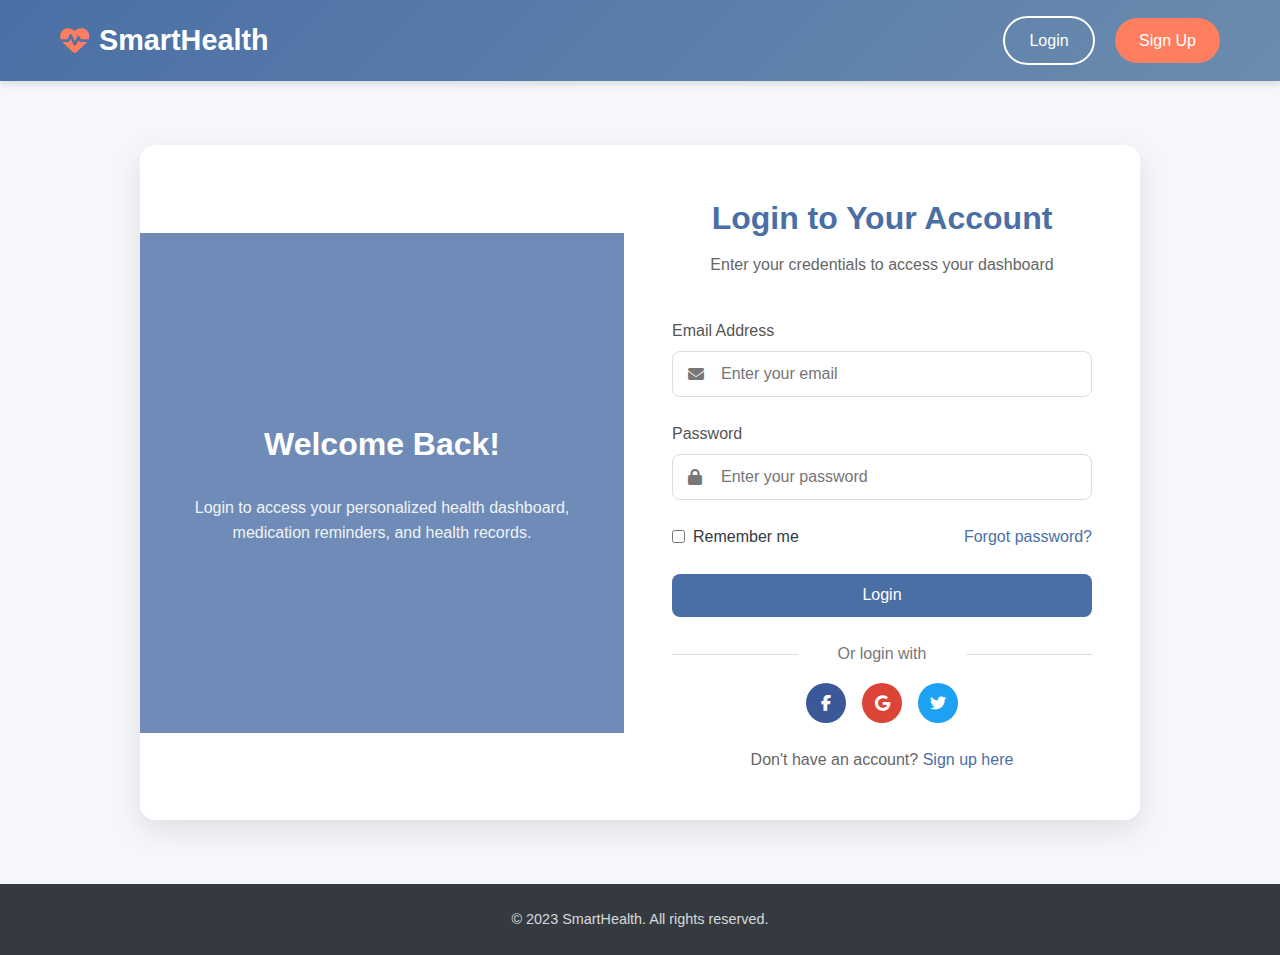
<file: rebel/reminders.html>
<!DOCTYPE html>
<html lang="en">
<head>
  <meta charset="UTF-8">
  <meta name="viewport" content="width=device-width, initial-scale=1.0">
  <title>Medication Reminders | SmartHealth</title>
  <link rel="stylesheet" href="https://cdnjs.cloudflare.com/ajax/libs/font-awesome/6.4.0/css/all.min.css">
  <style>
    :root {
      --primary: #4a89dc;
      --primary-dark: #3b6cb8;
      --danger: #e74c3c;
      --danger-dark: #c0392b;
      --success: #2ecc71;
      --success-dark: #27ae60;
      --warning: #f39c12;
      --warning-dark: #d35400;
      --gray: #95a5a6;
      --dark: #34495e;
      --light: #ecf0f1;
      --white: #fff;
      --shadow-sm: 0 1px 3px rgba(0, 0, 0, 0.12);
      --shadow-md: 0 4px 6px rgba(0, 0, 0, 0.1);
      --shadow-lg: 0 10px 15px rgba(0, 0, 0, 0.1);
      --transition: all 0.3s cubic-bezier(0.25, 0.8, 0.25, 1);
    }
    
    * {
      margin: 0;
      padding: 0;
      box-sizing: border-box;
      font-family: 'Segoe UI', Tahoma, Geneva, Verdana, sans-serif;
    }
    
    body {
      background-color: #f5f7fa;
      color: #333;
      line-height: 1.6;
      min-height: 100vh;
      display: flex;
      flex-direction: column;
    }
    
    .container {
      width: 90%;
      max-width: 1200px;
      margin: 0 auto;
      padding: 20px 0;
      flex: 1;
    }
    
    header {
      background-color: var(--white);
      box-shadow: var(--shadow-md);
      position: sticky;
      top: 0;
      z-index: 100;
      backdrop-filter: blur(10px);
      background-color: rgba(255, 255, 255, 0.9);
    }
    
    .nav-container {
      display: flex;
      justify-content: space-between;
      align-items: center;
      padding: 15px 0;
    }
    
    .logo {
      display: flex;
      align-items: center;
      gap: 10px;
      transition: var(--transition);
    }
    
    .logo:hover {
      transform: translateY(-2px);
    }
    
    .logo i {
      color: var(--primary);
      font-size: 1.8rem;
    }
    
    .logo h1 {
      font-size: 1.5rem;
      color: var(--dark);
      background: linear-gradient(to right, var(--primary), var(--success));
      -webkit-background-clip: text;
      background-clip: text;
      color: transparent;
    }
    
    nav {
      display: flex;
      align-items: center;
      gap: 20px;
    }
    
    nav a {
      text-decoration: none;
      color: var(--dark);
      font-weight: 500;
      display: flex;
      align-items: center;
      gap: 5px;
      transition: var(--transition);
      padding: 8px 12px;
      border-radius: 4px;
    }
    
    nav a:hover {
      color: var(--primary);
      background-color: rgba(74, 137, 220, 0.1);
    }
    
    nav a.active {
      color: var(--primary);
      font-weight: 600;
      background-color: rgba(74, 137, 220, 0.1);
    }
    
    .btn {
      padding: 8px 16px;
      border-radius: 4px;
      font-weight: 500;
      cursor: pointer;
      transition: var(--transition);
      border: none;
      display: inline-flex;
      align-items: center;
      gap: 8px;
      position: relative;
      overflow: hidden;
    }
    
    .btn::after {
      content: '';
      position: absolute;
      top: 50%;
      left: 50%;
      width: 5px;
      height: 5px;
      background: rgba(255, 255, 255, 0.5);
      opacity: 0;
      border-radius: 100%;
      transform: scale(1, 1) translate(-50%);
      transform-origin: 50% 50%;
    }
    
    .btn:focus:not(:active)::after {
      animation: ripple 0.6s ease-out;
    }
    
    @keyframes ripple {
      0% {
        transform: scale(0, 0);
        opacity: 0.5;
      }
      100% {
        transform: scale(20, 20);
        opacity: 0;
      }
    }
    
    .btn-primary {
      background-color: var(--primary);
      color: var(--white);
    }
    
    .btn-primary:hover {
      background-color: var(--primary-dark);
      transform: translateY(-2px);
      box-shadow: var(--shadow-md);
    }
    
    .btn-outline {
      background-color: transparent;
      border: 1px solid var(--primary);
      color: var(--primary);
    }
    
    .btn-outline:hover {
      background-color: var(--primary);
      color: var(--white);
      transform: translateY(-2px);
      box-shadow: var(--shadow-md);
    }
    
    .btn-danger {
      background-color: var(--danger);
      color: var(--white);
    }
    
    .btn-danger:hover {
      background-color: var(--danger-dark);
      transform: translateY(-2px);
      box-shadow: var(--shadow-md);
    }
    
    .page-header {
      display: flex;
      justify-content: space-between;
      align-items: center;
      margin-bottom: 30px;
      animation: fadeIn 0.5s ease-out;
    }
    
    .page-header h2 {
      font-size: 1.8rem;
      color: var(--dark);
      position: relative;
    }
    
    .page-header h2::after {
      content: '';
      position: absolute;
      bottom: -5px;
      left: 0;
      width: 50px;
      height: 3px;
      background: linear-gradient(to right, var(--primary), var(--success));
      border-radius: 3px;
    }
    
    .dashboard-grid {
      display: grid;
      grid-template-columns: repeat(auto-fill, minmax(300px, 1fr));
      gap: 20px;
      animation: fadeIn 0.8s ease-out;
    }
    
    .card {
      background-color: var(--white);
      border-radius: 8px;
      box-shadow: var(--shadow-sm);
      padding: 20px;
      transition: var(--transition);
      position: relative;
      overflow: hidden;
    }
    
    .card::before {
      content: '';
      position: absolute;
      top: 0;
      left: 0;
      width: 100%;
      height: 5px;
      background: linear-gradient(to right, var(--primary), var(--success));
    }
    
    .card:hover {
      transform: translateY(-5px);
      box-shadow: var(--shadow-lg);
    }
    
    .medication-header {
      display: flex;
      justify-content: space-between;
      align-items: center;
      margin-bottom: 15px;
      padding-bottom: 10px;
      border-bottom: 1px solid var(--light);
    }
    
    .medication-header h3 {
      display: flex;
      align-items: center;
      gap: 10px;
      font-size: 1.2rem;
    }
    
    .badge {
      padding: 4px 8px;
      border-radius: 4px;
      font-size: 0.75rem;
      font-weight: 600;
    }
    
    .badge-active {
      background-color: rgba(46, 204, 113, 0.2);
      color: var(--success-dark);
    }
    
    .badge-inactive {
      background-color: rgba(231, 76, 60, 0.2);
      color: var(--danger-dark);
    }
    
    .badge-warning {
      background-color: rgba(243, 156, 18, 0.2);
      color: var(--warning-dark);
    }
    
    .medication-details {
      margin-bottom: 15px;
    }
    
    .medication-details p {
      display: flex;
      align-items: center;
      gap: 10px;
      margin-bottom: 8px;
      color: var(--dark);
    }
    
    .medication-details p strong {
      color: var(--primary);
    }
    
    .medication-actions {
      display: flex;
      gap: 10px;
    }
    
    /* Modal Styles */
    .modal {
      position: fixed;
      top: 0;
      left: 0;
      width: 100%;
      height: 100%;
      background-color: rgba(0, 0, 0, 0.5);
      display: flex;
      justify-content: center;
      align-items: center;
      opacity: 0;
      visibility: hidden;
      transition: var(--transition);
      z-index: 1000;
      backdrop-filter: blur(5px);
    }
    
    .modal.active {
      opacity: 1;
      visibility: visible;
    }
    
    .modal-content {
      background-color: var(--white);
      border-radius: 8px;
      width: 90%;
      max-width: 500px;
      padding: 25px;
      position: relative;
      transform: translateY(-20px);
      transition: var(--transition);
      box-shadow: var(--shadow-lg);
    }
    
    .modal.active .modal-content {
      transform: translateY(0);
    }
    
    .modal-close {
      position: absolute;
      top: 15px;
      right: 15px;
      background: none;
      border: none;
      font-size: 1.2rem;
      cursor: pointer;
      color: var(--gray);
      transition: var(--transition);
    }
    
    .modal-close:hover {
      color: var(--danger);
      transform: rotate(90deg);
    }
    
    .modal h3 {
      margin-bottom: 20px;
      color: var(--dark);
      position: relative;
    }
    
    .modal h3::after {
      content: '';
      position: absolute;
      bottom: -5px;
      left: 0;
      width: 50px;
      height: 3px;
      background: linear-gradient(to right, var(--primary), var(--success));
      border-radius: 3px;
    }
    
    .input-group {
      margin-bottom: 15px;
      position: relative;
    }
    
    .input-group i {
      position: absolute;
      left: 15px;
      top: 15px;
      color: var(--gray);
    }
    
    .input-group input,
    .input-group textarea,
    .input-group select {
      width: 100%;
      padding: 12px 15px 12px 40px;
      border: 1px solid #ddd;
      border-radius: 4px;
      font-size: 1rem;
      transition: var(--transition);
    }
    
    .input-group input:focus,
    .input-group textarea:focus,
    .input-group select:focus {
      border-color: var(--primary);
      box-shadow: 0 0 0 3px rgba(74, 137, 220, 0.2);
      outline: none;
    }
    
    .input-group textarea {
      min-height: 100px;
      resize: vertical;
    }
    
    /* Toast Notifications */
    .toast {
      position: fixed;
      bottom: 20px;
      right: 20px;
      padding: 15px 20px;
      border-radius: 8px;
      color: var(--white);
      display: flex;
      align-items: center;
      gap: 10px;
      box-shadow: var(--shadow-lg);
      z-index: 1100;
      opacity: 0;
      transform: translateY(20px);
      transition: var(--transition);
      max-width: 300px;
    }
    
    .toast.show {
      opacity: 1;
      transform: translateY(0);
    }
    
    .toast.success {
      background-color: var(--success);
    }
    
    .toast.error {
      background-color: var(--danger);
    }
    
    .toast.warning {
      background-color: var(--warning);
    }
    
    .toast i {
      font-size: 1.2rem;
    }
    
    /* Animations */
    @keyframes fadeIn {
      from {
        opacity: 0;
        transform: translateY(20px);
      }
      to {
        opacity: 1;
        transform: translateY(0);
      }
    }
    
    @keyframes pulse {
      0% {
        transform: scale(1);
      }
      50% {
        transform: scale(1.05);
      }
      100% {
        transform: scale(1);
      }
    }
    
    /* Responsive */
    @media (max-width: 768px) {
      .nav-container {
        flex-direction: column;
        gap: 15px;
      }
      
      nav {
        width: 100%;
        justify-content: space-between;
        flex-wrap: wrap;
      }
      
      .dashboard-grid {
        grid-template-columns: 1fr;
      }
    }
    
    /* Dark mode toggle */
    .theme-toggle {
      position: fixed;
      bottom: 20px;
      right: 20px;
      width: 50px;
      height: 50px;
      border-radius: 50%;
      background-color: var(--primary);
      color: white;
      display: flex;
      align-items: center;
      justify-content: center;
      cursor: pointer;
      box-shadow: var(--shadow-md);
      z-index: 100;
      transition: var(--transition);
    }
    
    .theme-toggle:hover {
      transform: scale(1.1);
    }
    
    /* Dark mode styles */
    body.dark-mode {
      background-color: #121212;
      color: #f5f5f5;
    }
    
    body.dark-mode header {
      background-color: #1e1e1e;
    }
    
    body.dark-mode .card {
      background-color: #1e1e1e;
      color: #f5f5f5;
    }
    
    body.dark-mode nav a {
      color: #f5f5f5;
    }
    
    body.dark-mode .medication-header h3,
    body.dark-mode .page-header h2 {
      color: #f5f5f5;
    }
    
    body.dark-mode .medication-details p {
      color: #e0e0e0;
    }
    
    body.dark-mode .input-group input,
    body.dark-mode .input-group textarea,
    body.dark-mode .input-group select {
      background-color: #2d2d2d;
      border-color: #444;
      color: #f5f5f5;
    }
    
    body.dark-mode .modal-content {
      background-color: #1e1e1e;
    }
  </style>
</head>
<body>
  <header>
    <div class="container nav-container">
      <div class="logo">
        <i class="fas fa-heartbeat"></i>
        <h1>SmartHealth</h1>
      </div>
      <nav>
        <a href="dashboard.html"><i class="fas fa-home"></i> Dashboard</a>
        <a href="reminders.html" class="active"><i class="fas fa-bell"></i> Reminders</a>
        <a href="profile.html"><i class="fas fa-user"></i> Profile</a>
        <a href="appointments.html"><i class="fas fa-calendar"></i> Appointments</a>
        <a href="#" class="btn logout-btn"><i class="fas fa-sign-out-alt"></i> Logout</a>
      </nav>
    </div>
  </header>

  <main class="container">
    <div class="page-header">
      <h2>Medication Reminders</h2>
      <button class="btn-primary" data-modal="reminderModal">
        <i class="fas fa-plus"></i> Add Reminder
      </button>
    </div>

    <div class="dashboard-grid" id="remindersContainer">
      <!-- Reminders will be dynamically inserted here -->
    </div>
  </main>

  <!-- Add Reminder Modal -->
  <div class="modal" id="reminderModal">
    <div class="modal-content">
      <button class="modal-close"><i class="fas fa-times"></i></button>
      <h3>Add New Reminder</h3>
      <form id="addReminderForm">
        <div class="input-group">
          <i class="fas fa-pills"></i>
          <input type="text" id="medicationName" placeholder="Medication Name" required>
        </div>
        <div class="input-group">
          <i class="fas fa-clock"></i>
          <input type="time" id="reminderTime" required>
        </div>
        <div class="input-group">
          <i class="fas fa-prescription-bottle-alt"></i>
          <input type="text" id="medicationDosage" placeholder="Dosage (e.g. 200mg)" required>
        </div>
        <div class="input-group">
          <i class="fas fa-calendar"></i>
          <select id="frequency" required>
            <option value="">Select Frequency</option>
            <option value="daily">Daily</option>
            <option value="weekly">Weekly</option>
            <option value="monthly">Monthly</option>
            <option value="as_needed">As Needed</option>
          </select>
        </div>
        <div class="input-group">
          <i class="fas fa-info-circle"></i>
          <textarea id="instructions" placeholder="Additional instructions"></textarea>
        </div>
        <button type="submit" class="btn-primary">
          <i class="fas fa-save"></i> Save Reminder
        </button>
      </form>
    </div>
  </div>

  <!-- Edit Reminder Modal -->
  <div class="modal" id="editReminderModal">
    <div class="modal-content">
      <button class="modal-close"><i class="fas fa-times"></i></button>
      <h3>Edit Reminder</h3>
      <form id="editReminderForm">
        <input type="hidden" id="editReminderId">
        <div class="input-group">
          <i class="fas fa-pills"></i>
          <input type="text" id="editMedicationName" placeholder="Medication Name" required>
        </div>
        <div class="input-group">
          <i class="fas fa-clock"></i>
          <input type="time" id="editReminderTime" required>
        </div>
        <div class="input-group">
          <i class="fas fa-prescription-bottle-alt"></i>
          <input type="text" id="editMedicationDosage" placeholder="Dosage (e.g. 200mg)" required>
        </div>
        <div class="input-group">
          <i class="fas fa-calendar"></i>
          <select id="editFrequency" required>
            <option value="daily">Daily</option>
            <option value="weekly">Weekly</option>
            <option value="monthly">Monthly</option>
            <option value="as_needed">As Needed</option>
          </select>
        </div>
        <div class="input-group">
          <i class="fas fa-info-circle"></i>
          <textarea id="editInstructions" placeholder="Additional instructions"></textarea>
        </div>
        <div class="input-group">
          <i class="fas fa-toggle-on"></i>
          <div style="display: flex; align-items: center; gap: 10px; padding-left: 40px;">
            <label for="editStatus">Status:</label>
            <select id="editStatus" style="padding: 8px; width: auto;">
              <option value="active">Active</option>
              <option value="inactive">Inactive</option>
            </select>
          </div>
        </div>
        <button type="submit" class="btn-primary">
          <i class="fas fa-save"></i> Update Reminder
        </button>
      </form>
    </div>
  </div>

  <div class="theme-toggle" id="themeToggle">
    <i class="fas fa-moon"></i>
  </div>

  <script>
    // Sample medication data
    const sampleMedications = [
      {
        id: 1,
        name: "Ibuprofen",
        time: "08:00",
        dosage: "200mg",
        frequency: "daily",
        instructions: "Take with food",
        status: "active",
        color: "#e74c3c"
      },
      {
        id: 2,
        name: "Lisinopril",
        time: "07:00",
        dosage: "10mg",
        frequency: "daily",
        instructions: "Take in the morning before breakfast",
        status: "active",
        color: "#3498db"
      },
      {
        id: 3,
        name: "Metformin",
        time: "19:00",
        dosage: "500mg",
        frequency: "daily",
        instructions: "Take with evening meal",
        status: "active",
        color: "#9b59b6"
      },
      {
        id: 4,
        name: "Amoxicillin",
        time: "12:00",
        dosage: "500mg",
        frequency: "daily",
        instructions: "Take every 8 hours until finished",
        status: "inactive",
        color: "#f39c12"
      }
    ];

    // DOM Ready
    document.addEventListener('DOMContentLoaded', function() {
      // Check authentication
      if (!localStorage.getItem('loggedInUser')) {
        window.location.href = 'login.html';
        return;
      }

      // Theme toggle functionality
      const themeToggle = document.getElementById('themeToggle');
      const prefersDarkScheme = window.matchMedia('(prefers-color-scheme: dark)');
      
      // Check for saved theme preference or use system preference
      const currentTheme = localStorage.getItem('theme') || 
                         (prefersDarkScheme.matches ? 'dark' : 'light');
      if (currentTheme === 'dark') {
        document.body.classList.add('dark-mode');
        themeToggle.innerHTML = '<i class="fas fa-sun"></i>';
      }
      
      themeToggle.addEventListener('click', function() {
        document.body.classList.toggle('dark-mode');
        const theme = document.body.classList.contains('dark-mode') ? 'dark' : 'light';
        localStorage.setItem('theme', theme);
        
        if (theme === 'dark') {
          themeToggle.innerHTML = '<i class="fas fa-sun"></i>';
        } else {
          themeToggle.innerHTML = '<i class="fas fa-moon"></i>';
        }
      });

      // Load reminders
      let medications = JSON.parse(localStorage.getItem('medications')) || sampleMedications;
      renderReminders(medications);

      // Modal Handling
      const modalTriggers = document.querySelectorAll('[data-modal]');
      modalTriggers.forEach(trigger => {
        trigger.addEventListener('click', () => {
          const modalId = trigger.getAttribute('data-modal');
          const modal = document.getElementById(modalId);
          
          if (modal) {
            modal.classList.add('active');
            document.body.style.overflow = 'hidden';
          }
        });
      });

      // Close modals
      const closeButtons = document.querySelectorAll('.modal-close');
      closeButtons.forEach(btn => {
        btn.addEventListener('click', closeModal);
      });

      // Close modal when clicking on backdrop
      document.querySelectorAll('.modal').forEach(modal => {
        modal.addEventListener('click', function(e) {
          if (e.target === this) {
            closeModal();
          }
        });
      });

      // Add Reminder Form
      document.getElementById('addReminderForm').addEventListener('submit', function(e) {
        e.preventDefault();
        
        const submitBtn = this.querySelector('button[type="submit"]');
        const originalText = submitBtn.innerHTML;
        
        submitBtn.disabled = true;
        submitBtn.innerHTML = '<i class="fas fa-spinner fa-spin"></i> Saving...';
        
        setTimeout(() => {
          const newReminder = {
            id: Date.now(),
            name: document.getElementById('medicationName').value,
            time: document.getElementById('reminderTime').value,
            dosage: document.getElementById('medicationDosage').value,
            frequency: document.getElementById('frequency').value,
            instructions: document.getElementById('instructions').value,
            status: "active",
            color: getRandomColor()
          };
          
          let medications = JSON.parse(localStorage.getItem('medications')) || [];
          medications.push(newReminder);
          localStorage.setItem('medications', JSON.stringify(medications));
          
          renderReminders(medications);
          closeModal();
          this.reset();
          
          submitBtn.innerHTML = originalText;
          submitBtn.disabled = false;
          
          showToast('Reminder added successfully!', 'success');
          
          // Check if this is a time-sensitive medication
          if (newReminder.frequency === 'daily') {
            scheduleNotification(newReminder);
          }
        }, 1000);
      });

      // Edit Reminder Form
      document.getElementById('editReminderForm').addEventListener('submit', function(e) {
        e.preventDefault();
        
        const submitBtn = this.querySelector('button[type="submit"]');
        const originalText = submitBtn.innerHTML;
        
        submitBtn.disabled = true;
        submitBtn.innerHTML = '<i class="fas fa-spinner fa-spin"></i> Updating...';
        
        setTimeout(() => {
          const id = parseInt(document.getElementById('editReminderId').value);
          let medications = JSON.parse(localStorage.getItem('medications')) || [];
          
          const updatedMedications = medications.map(med => {
            if (med.id === id) {
              return {
                ...med,
                name: document.getElementById('editMedicationName').value,
                time: document.getElementById('editReminderTime').value,
                dosage: document.getElementById('editMedicationDosage').value,
                frequency: document.getElementById('editFrequency').value,
                instructions: document.getElementById('editInstructions').value,
                status: document.getElementById('editStatus').value
              };
            }
            return med;
          });
          
          localStorage.setItem('medications', JSON.stringify(updatedMedications));
          renderReminders(updatedMedications);
          closeModal();
          
          submitBtn.innerHTML = originalText;
          submitBtn.disabled = false;
          
          showToast('Reminder updated successfully!', 'success');
        }, 1000);
      });

      // Logout button
      document.querySelector('.logout-btn').addEventListener('click', function(e) {
        e.preventDefault();
        
        showDialog(
          'Confirm Logout',
          'Are you sure you want to logout?',
          'Logout',
          'Cancel',
          () => {
            localStorage.removeItem('loggedInUser');
            localStorage.removeItem('loggedIn');
            window.location.href = 'login.html';
          }
        );
      });

      // Helper functions
      function closeModal() {
        document.querySelectorAll('.modal').forEach(m => m.classList.remove('active'));
        document.body.style.overflow = '';
      }

      function renderReminders(medications) {
        const container = document.getElementById('remindersContainer');
        container.innerHTML = '';
        
        if (medications.length === 0) {
          container.innerHTML = `
            <div class="empty-state" style="grid-column: 1 / -1; text-align: center; padding: 40px;">
              <i class="fas fa-bell-slash" style="font-size: 3rem; color: var(--gray); margin-bottom: 20px;"></i>
              <h3 style="margin-bottom: 10px;">No reminders found</h3>
              <p style="color: var(--gray); margin-bottom: 20px;">Add your first medication reminder to get started</p>
              <button class="btn-primary" data-modal="reminderModal">
                <i class="fas fa-plus"></i> Add Reminder
              </button>
            </div>
          `;
          
          // Add event listener to the button in empty state
          document.querySelector('.empty-state button').addEventListener('click', () => {
            document.getElementById('reminderModal').classList.add('active');
          });
          
          return;
        }
        
        medications.forEach(med => {
          const card = document.createElement('div');
          card.className = 'card';
          card.innerHTML = `
            <div class="medication-header">
              <h3><i class="fas fa-pills" style="color: ${med.color}"></i> ${med.name}</h3>
              <span class="badge ${med.status === 'active' ? 
                (med.frequency === 'as_needed' ? 'badge-warning' : 'badge-active') : 
                'badge-inactive'}">
                ${med.status === 'active' ? 
                  (med.frequency === 'as_needed' ? 'As Needed' : 'Active') : 
                  'Inactive'}
              </span>
            </div>
            <div class="medication-details">
              <p><i class="fas fa-clock"></i> <strong>${formatTime(med.time)}</strong> | ${med.dosage}</p>
              <p><i class="fas fa-sync-alt"></i> ${formatFrequency(med.frequency)}</p>
              ${med.instructions ? `<p><i class="fas fa-info-circle"></i> ${med.instructions}</p>` : ''}
            </div>
            <div class="medication-actions">
              <button class="btn-outline edit-btn" data-id="${med.id}"><i class="fas fa-edit"></i> Edit</button>
              <button class="btn-danger delete-btn" data-id="${med.id}"><i class="fas fa-trash"></i> Delete</button>
            </div>
          `;
          container.appendChild(card);
        });

        // Add event listeners to edit and delete buttons
        document.querySelectorAll('.edit-btn').forEach(btn => {
          btn.addEventListener('click', function() {
            const id = parseInt(this.getAttribute('data-id'));
            editReminder(id);
          });
        });

        document.querySelectorAll('.delete-btn').forEach(btn => {
          btn.addEventListener('click', function() {
            const id = parseInt(this.getAttribute('data-id'));
            deleteReminder(id);
          });
        });
      }

      function editReminder(id) {
        const medications = JSON.parse(localStorage.getItem('medications')) || [];
        const medication = medications.find(med => med.id === id);
        
        if (medication) {
          document.getElementById('editReminderId').value = medication.id;
          document.getElementById('editMedicationName').value = medication.name;
          document.getElementById('editReminderTime').value = medication.time;
          document.getElementById('editMedicationDosage').value = medication.dosage;
          document.getElementById('editFrequency').value = medication.frequency;
          document.getElementById('editInstructions').value = medication.instructions || '';
          document.getElementById('editStatus').value = medication.status;
          
          const modal = document.getElementById('editReminderModal');
          modal.classList.add('active');
          document.body.style.overflow = 'hidden';
        }
      }

      function deleteReminder(id) {
        showDialog(
          'Delete Reminder',
          'Are you sure you want to delete this reminder?',
          'Delete',
          'Cancel',
          () => {
            let medications = JSON.parse(localStorage.getItem('medications')) || [];
            medications = medications.filter(med => med.id !== id);
            localStorage.setItem('medications', JSON.stringify(medications));
            renderReminders(medications);
            showToast('Reminder deleted successfully!', 'success');
          }
        );
      }

      function formatTime(timeStr) {
        const [hours, minutes] = timeStr.split(':');
        const hour = parseInt(hours);
        const ampm = hour >= 12 ? 'PM' : 'AM';
        const hour12 = hour % 12 || 12;
        return `${hour12}:${minutes} ${ampm}`;
      }

      function formatFrequency(freq) {
        const freqMap = {
          daily: 'Daily',
          weekly: 'Weekly',
          monthly: 'Monthly',
          as_needed: 'As Needed'
        };
        return freqMap[freq] || freq;
      }

      function getRandomColor() {
        const colors = ['#e74c3c', '#3498db', '#2ecc71', '#f39c12', '#9b59b6', '#1abc9c'];
        return colors[Math.floor(Math.random() * colors.length)];
      }

      function showToast(message, type = 'success') {
        const toast = document.createElement('div');
        toast.className = `toast ${type} show`;
        toast.innerHTML = `<i class="fas fa-${type === 'success' ? 'check' : 'exclamation'}-circle"></i> ${message}`;
        document.body.appendChild(toast);
        
        setTimeout(() => {
          toast.classList.remove('show');
          setTimeout(() => toast.remove(), 300);
        }, 3000);
      }
      
      function showDialog(title, message, confirmText, cancelText, confirmCallback) {
        const dialog = document.createElement('div');
        dialog.className = 'modal active';
        dialog.innerHTML = `
          <div class="modal-content">
            <h3>${title}</h3>
            <p>${message}</p>
            <div style="display: flex; gap: 10px; margin-top: 20px;">
              <button class="btn btn-primary" id="confirmDialogBtn">${confirmText}</button>
              <button class="btn btn-outline" id="cancelDialogBtn">${cancelText}</button>
            </div>
          </div>
        `;
        document.body.appendChild(dialog);
        
        document.getElementById('confirmDialogBtn').addEventListener('click', () => {
          dialog.remove();
          confirmCallback();
        });
        
        document.getElementById('cancelDialogBtn').addEventListener('click', () => {
          dialog.remove();
        });
      }
      
      function scheduleNotification(medication) {
        // This would be replaced with actual notification scheduling logic
        // For now, we'll just log it to the console
        console.log(`Scheduled notification for ${medication.name} at ${medication.time}`);
        
        // In a real app, you would use the Notification API or a service worker
        if ('Notification' in window && Notification.permission === 'granted') {
          const now = new Date();
          const [hours, minutes] = medication.time.split(':');
          const notificationTime = new Date(
            now.getFullYear(),
            now.getMonth(),
            now.getDate(),
            hours,
            minutes
          );
          
          // If the time is in the future today
          if (notificationTime > now) {
            const timeout = notificationTime - now;
            setTimeout(() => {
              new Notification(`Time to take ${medication.name}`, {
                body: `Dosage: ${medication.dosage}\nInstructions: ${medication.instructions || 'None'}`,
                icon: '/favicon.ico'
              });
            }, timeout);
          }
        }
      }
      
      // Request notification permission
      if ('Notification' in window) {
        Notification.requestPermission();
      }
      
      // Show welcome message
      const user = localStorage.getItem('loggedInUser');
      if (user) {
        showToast(`Welcome back, ${user.split('@')[0]}!`, 'success');
      }
    });
  </script>
</body>
</html>
</file>
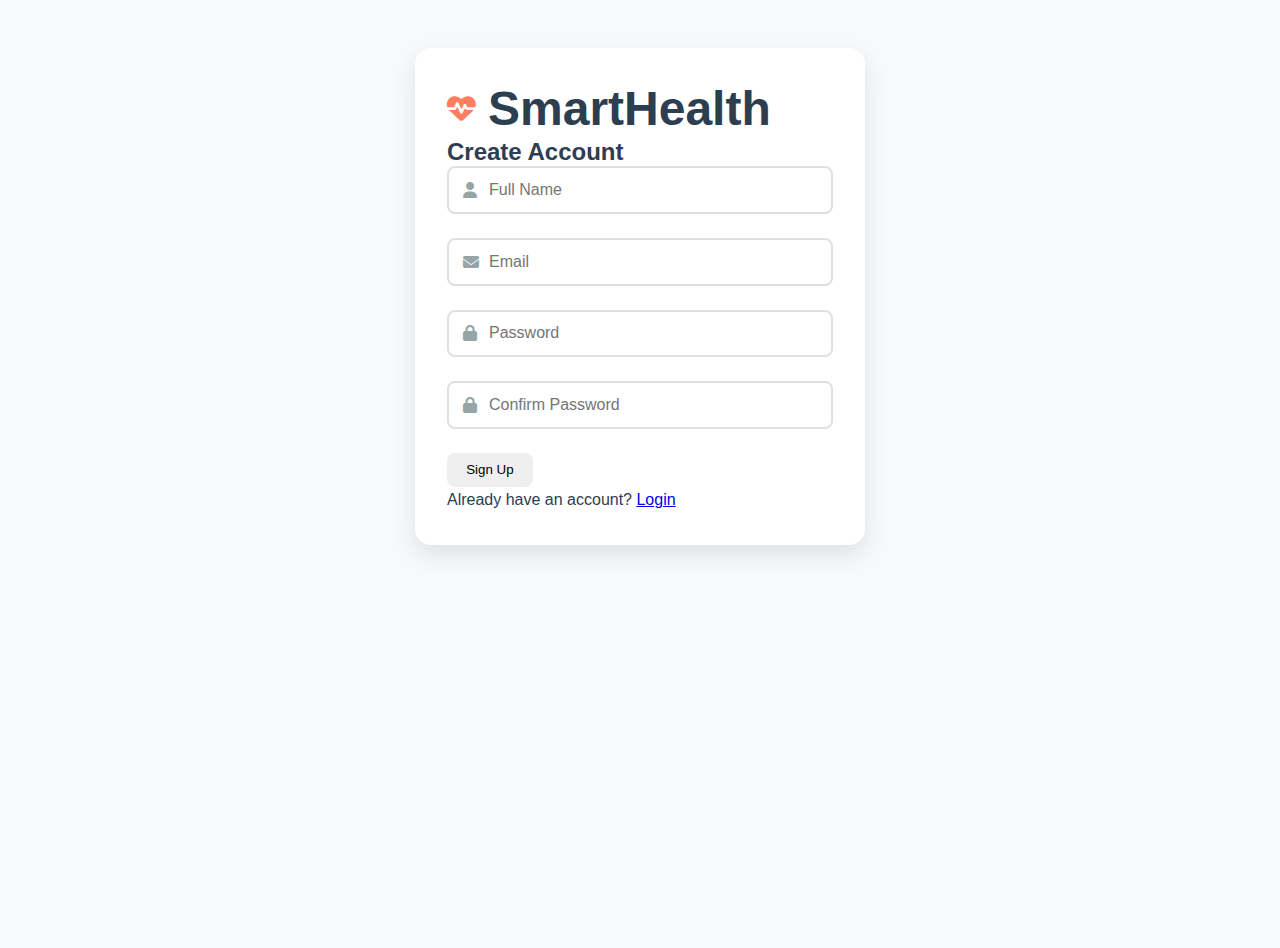
<file: rebel/signup.html>
<!DOCTYPE html>
<html lang="en">
<head>
    <meta charset="UTF-8">
    <meta name="viewport" content="width=device-width, initial-scale=1.0">
    <title>Sign Up | SmartHealth</title>
    <link rel="stylesheet" href="styles.css">
    <link rel="stylesheet" href="https://cdnjs.cloudflare.com/ajax/libs/font-awesome/6.4.0/css/all.min.css">
</head>
<body>
    <div class="auth-container">
        <div class="logo">
            <i class="fas fa-heartbeat"></i>
            <h1>SmartHealth</h1>
        </div>
        
        <form id="signupForm">
            <h2>Create Account</h2>
            <div class="input-group">
                <i class="fas fa-user"></i>
                <input type="text" placeholder="Full Name" required>
            </div>
            <div class="input-group">
                <i class="fas fa-envelope"></i>
                <input type="email" placeholder="Email" required>
            </div>
            <div class="input-group">
                <i class="fas fa-lock"></i>
                <input type="password" placeholder="Password" required>
            </div>
            <div class="input-group">
                <i class="fas fa-lock"></i>
                <input type="password" placeholder="Confirm Password" required>
            </div>
            <button type="submit" class="btn">Sign Up</button>
            <p>Already have an account? <a href="login.html">Login</a></p>
        </form>
    </div>
    <script src="script.js"></script>
</body>
</html>
</file>
<file: rebel/styles.css>
:root {
    --primary: #4a6fa5;
    --primary-dark: #3a5a8a;
    --secondary: #6b8cae;
    --accent: #ff7e5f;
    --accent-hover: #ff6a45;
    --light: #f8f9fa;
    --dark: #2c3e50;
    --gray: #95a5a6;
    --success: #2ecc71;
    --danger: #e74c3c;
    --shadow-sm: 0 1px 3px rgba(0,0,0,0.12);
    --shadow-md: 0 4px 6px rgba(0,0,0,0.1);
    --shadow-lg: 0 10px 25px rgba(0,0,0,0.1);
    --transition: all 0.3s cubic-bezier(0.25, 0.8, 0.25, 1);
  }
  
  /* Base Styles */
  * {
    margin: 0;
    padding: 0;
    box-sizing: border-box;
  }
  
  body {
    font-family: 'Poppins', -apple-system, BlinkMacSystemFont, sans-serif;
    line-height: 1.6;
    color: var(--dark);
    background-color: var(--light);
    min-height: 100vh;
  }
  
  /* Typography */
  h1, h2, h3 {
    font-weight: 600;
    line-height: 1.2;
  }
  
  /* Layout */
  .container {
    width: 100%;
    max-width: 1200px;
    margin: 0 auto;
    padding: 0 1rem;
  }
  
  /* Buttons */
  .btn {
    display: inline-flex;
    align-items: center;
    justify-content: center;
    padding: 0.6rem 1.2rem;
    border: none;
    border-radius: 8px;
    font-weight: 500;
    cursor: pointer;
    transition: var(--transition);
    text-decoration: none;
    gap: 0.5rem;
  }
  
  .btn-primary {
    background: linear-gradient(135deg, var(--accent), var(--accent-hover));
    color: white;
    box-shadow: var(--shadow-sm);
  }
  
  .btn-primary:hover {
    transform: translateY(-2px);
    box-shadow: var(--shadow-md);
  }
  
  .btn-outline {
    background: transparent;
    border: 2px solid var(--primary);
    color: var(--primary);
  }
  
  .btn-outline:hover {
    background: var(--primary);
    color: white;
  }
  
  /* Cards */
  .card {
    background: white;
    border-radius: 12px;
    padding: 1.5rem;
    box-shadow: var(--shadow-sm);
    transition: var(--transition);
  }
  
  .card:hover {
    transform: translateY(-5px);
    box-shadow: var(--shadow-lg);
  }
  
  /* Forms */
  .input-group {
    position: relative;
    margin-bottom: 1.5rem;
  }
  
  .input-group i {
    position: absolute;
    left: 1rem;
    top: 50%;
    transform: translateY(-50%);
    color: var(--gray);
  }
  
  .input-group input {
    width: 100%;
    padding: 0.8rem 1rem 0.8rem 2.5rem;
    border: 2px solid #e0e0e0;
    border-radius: 8px;
    font-size: 1rem;
    transition: var(--transition);
  }
  
  .input-group input:focus {
    border-color: var(--primary);
    box-shadow: 0 0 0 3px rgba(74, 111, 165, 0.2);
    outline: none;
  }
  
  /* Header */
  header {
    background: linear-gradient(135deg, var(--primary), var(--primary-dark));
    color: white;
    padding: 1rem 0;
    position: sticky;
    top: 0;
    z-index: 100;
    box-shadow: var(--shadow-md);
  }
  
  .nav-container {
    display: flex;
    justify-content: space-between;
    align-items: center;
  }
  
  .logo {
    display: flex;
    align-items: center;
    gap: 0.75rem;
    font-size: 1.5rem;
    font-weight: 700;
  }
  
  .logo i {
    font-size: 1.8rem;
    color: var(--accent);
  }
  
  /* Auth Pages */
  .auth-container {
    max-width: 450px;
    margin: 3rem auto;
    padding: 2rem;
    background: white;
    border-radius: 16px;
    box-shadow: var(--shadow-lg);
  }
  
  .auth-header {
    text-align: center;
    margin-bottom: 2rem;
  }
  
  .auth-header h2 {
    font-size: 1.8rem;
    color: var(--primary);
    margin-bottom: 0.5rem;
  }
  
  /* Dashboard */
  .dashboard-grid {
    display: grid;
    grid-template-columns: repeat(auto-fit, minmax(300px, 1fr));
    gap: 1.5rem;
    margin: 2rem 0;
  }
  
  .stats-card {
    background: linear-gradient(135deg, var(--primary), var(--secondary));
    color: white;
    padding: 1.5rem;
    border-radius: 12px;
  }
  
  /* Animations */
  @keyframes fadeIn {
    from { opacity: 0; transform: translateY(10px); }
    to { opacity: 1; transform: translateY(0); }
  }
  
  .animate-in {
    animation: fadeIn 0.5s ease-out forwards;
  }
  
  /* Responsive */
  @media (max-width: 768px) {
    .nav-container {
      flex-direction: column;
      gap: 1rem;
    }
    
    .auth-container {
      margin: 1rem;
      padding: 1.5rem;
    }
  }
</file>
